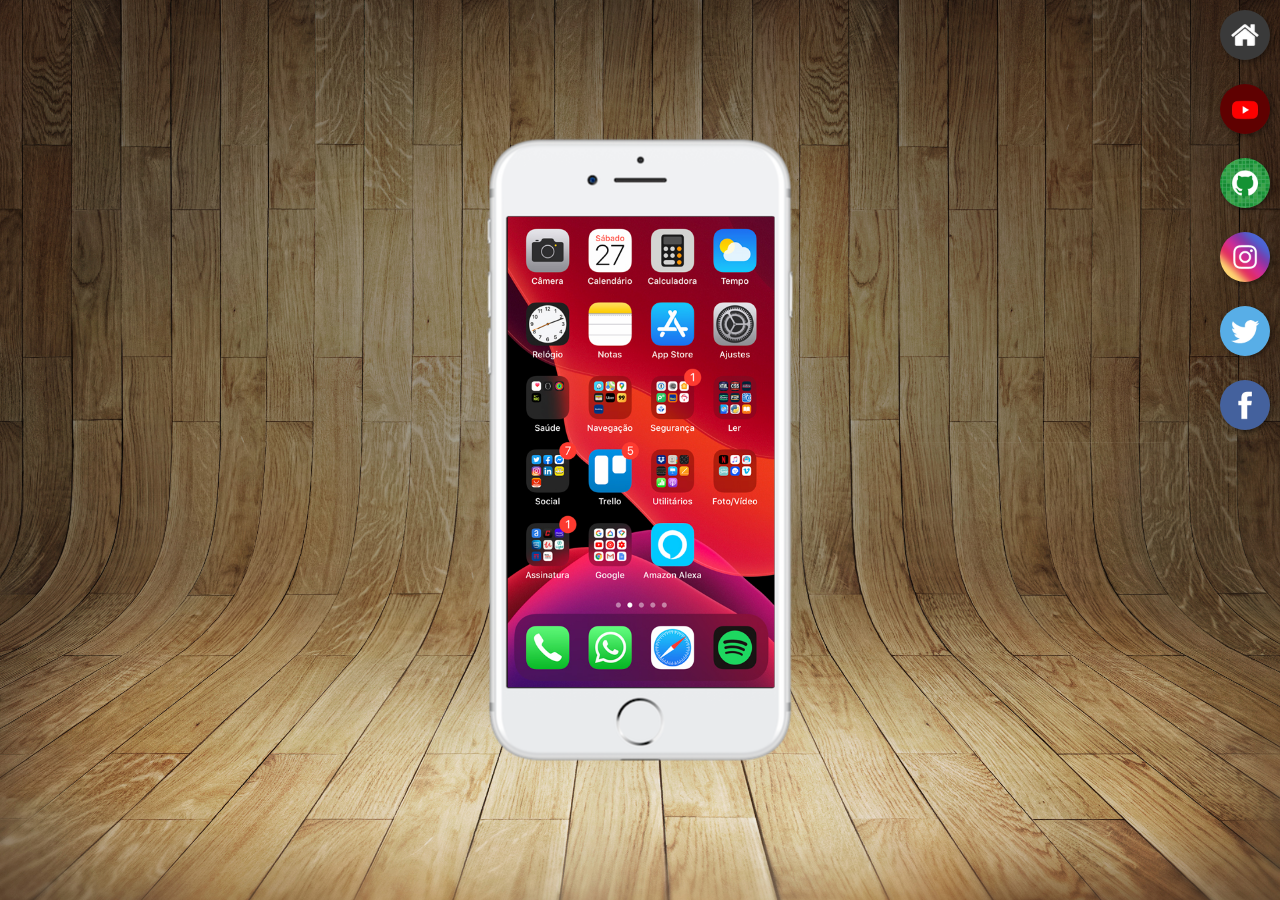
<file: index.html>
<!DOCTYPE html>
<html lang="pt-br">
<head>
    <meta charset="UTF-8">
    <meta name="viewport" content="width=device-width, initial-scale=1.0">
    <link rel="shortcut icon" href="favicon.ico" type="image/x-icon">
    <link rel="stylesheet" href="estilos/style.css">
    <title>Projeto Redes Sociais</title>
</head>
<body>
    <main>
        <section id="telefone">
            <iframe src="home.html" name="tela" id="tela" frameborder="0">
                Seu navegador não é compatível com isso.
            </iframe>
        </section>
        <section id="redes-sociais">
            <a href="home.html" target="tela"><img src="imagens/logo-home.jpg" alt="Home"></a><br>
            <a href="youtube.html" target="tela"><img src="imagens/logo-youtube.jpg" alt="Youtube"></a><br>
            <a href="github.html" target="tela"><img src="imagens/logo-github.jpg" alt="GitHub"></a><br>
            <a href="instagram.html" target="tela"><img src="imagens/logo-instagram.jpg" alt="Instagram"></a><br>
            <a href="twitter.html" target="tela"><img src="imagens/logo-twitter.jpg" alt="Twitter"></a><br>
            <a href="facebook.html" target="tela"><img src="imagens/logo-facebook.jpg" alt="Facebook"></a>
        </section>
    </main>
</body>
</html>
</file>
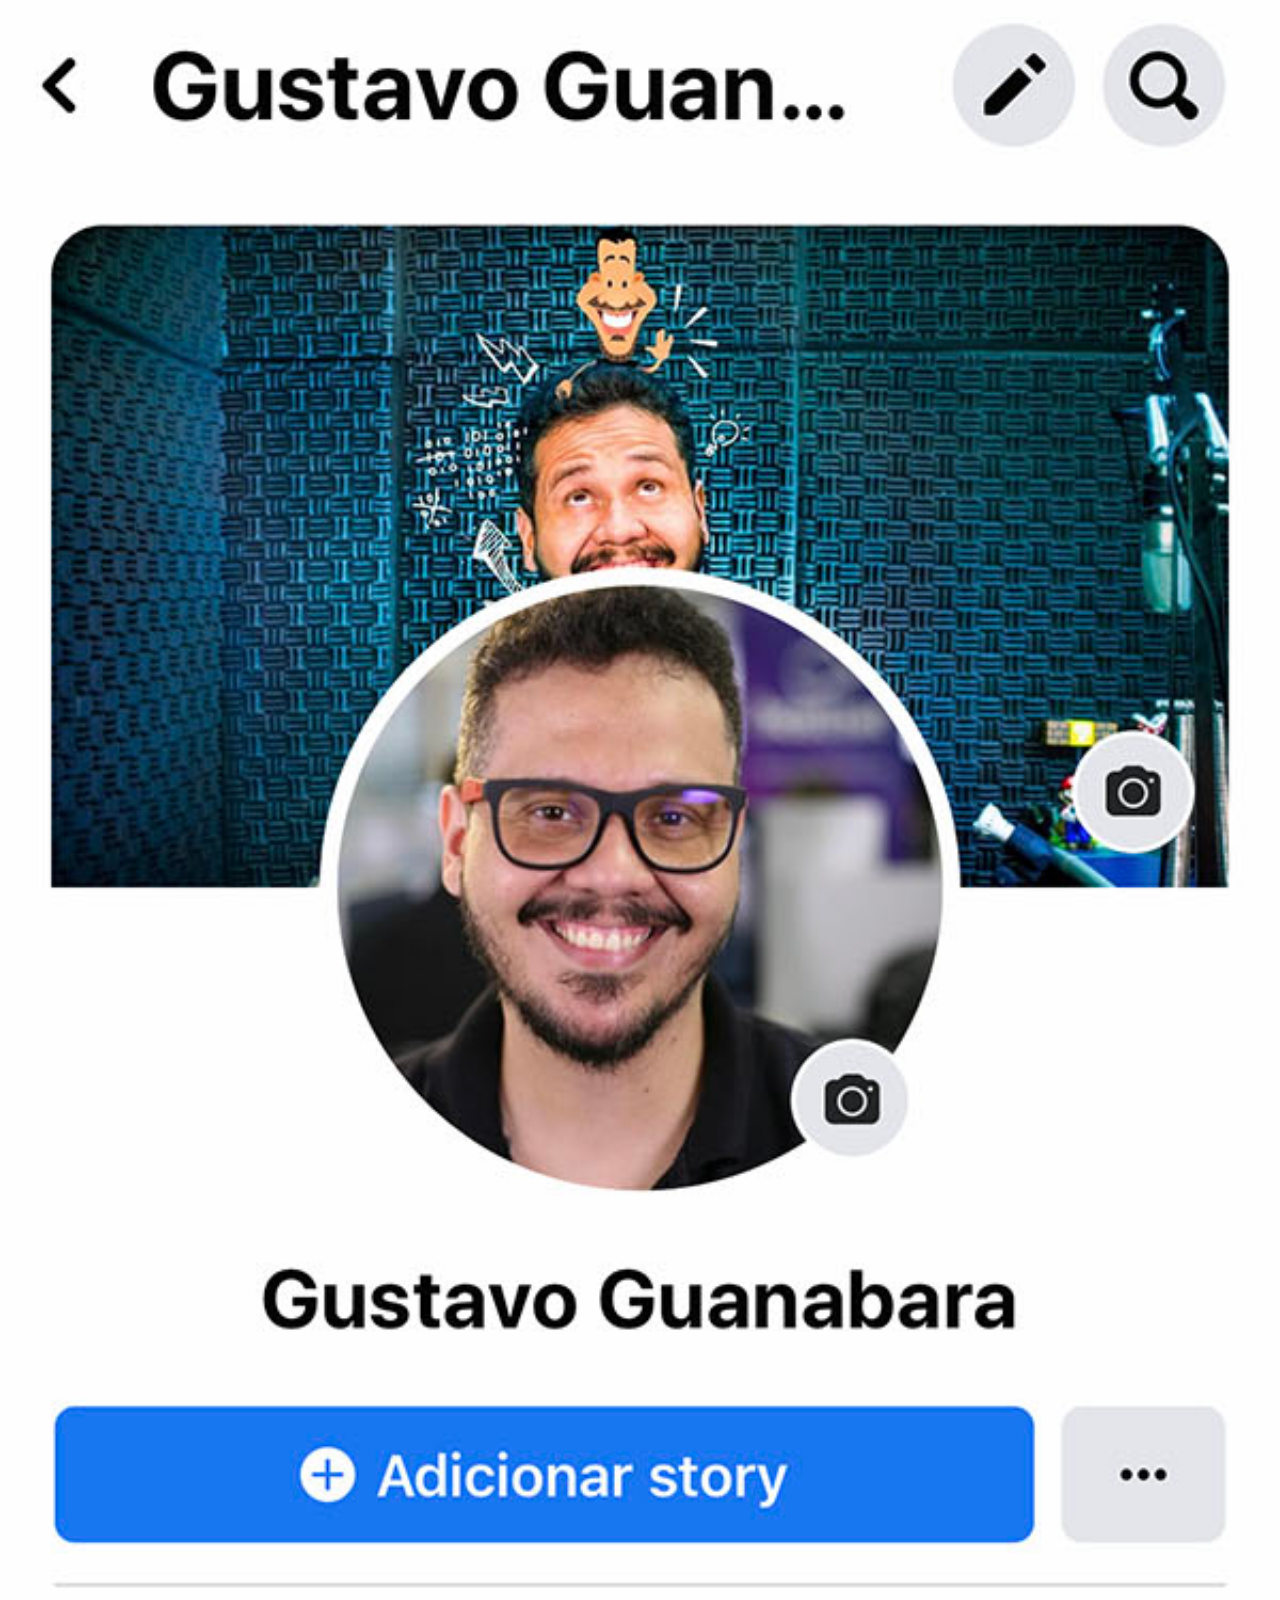
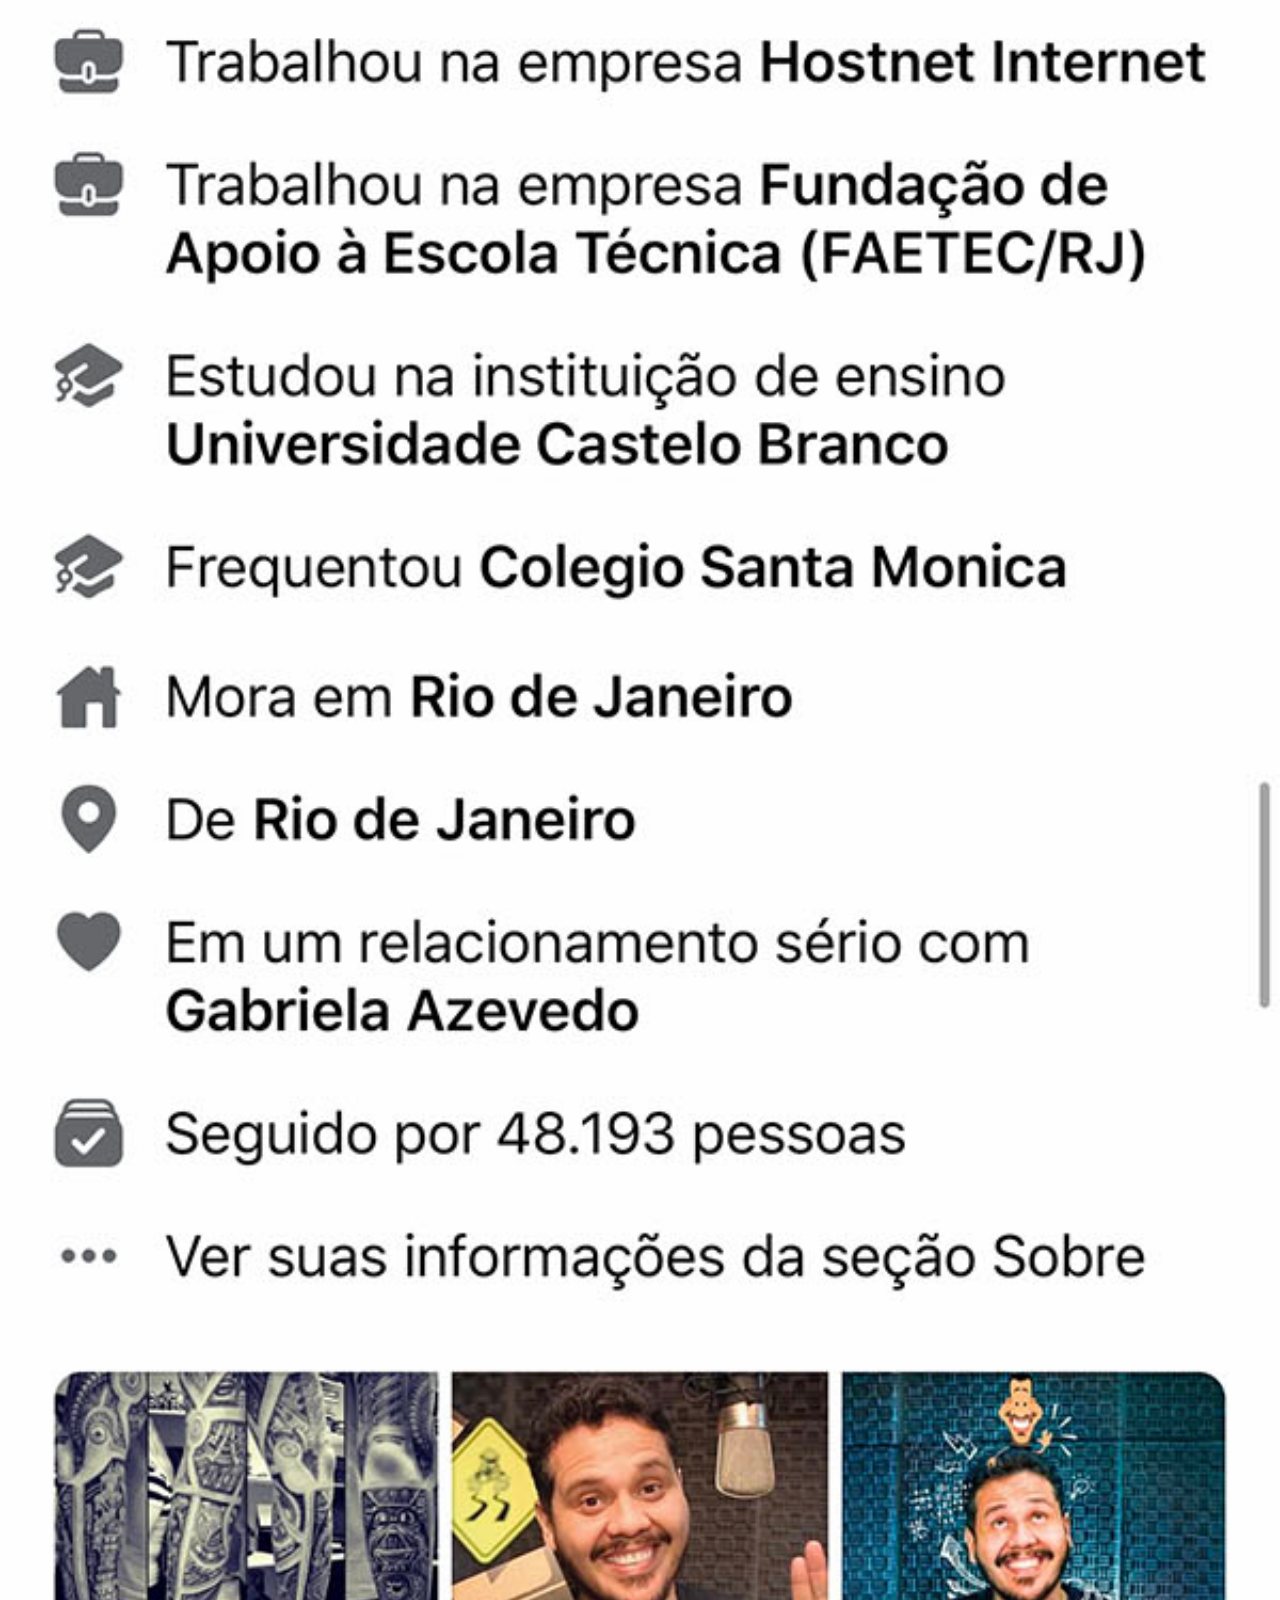
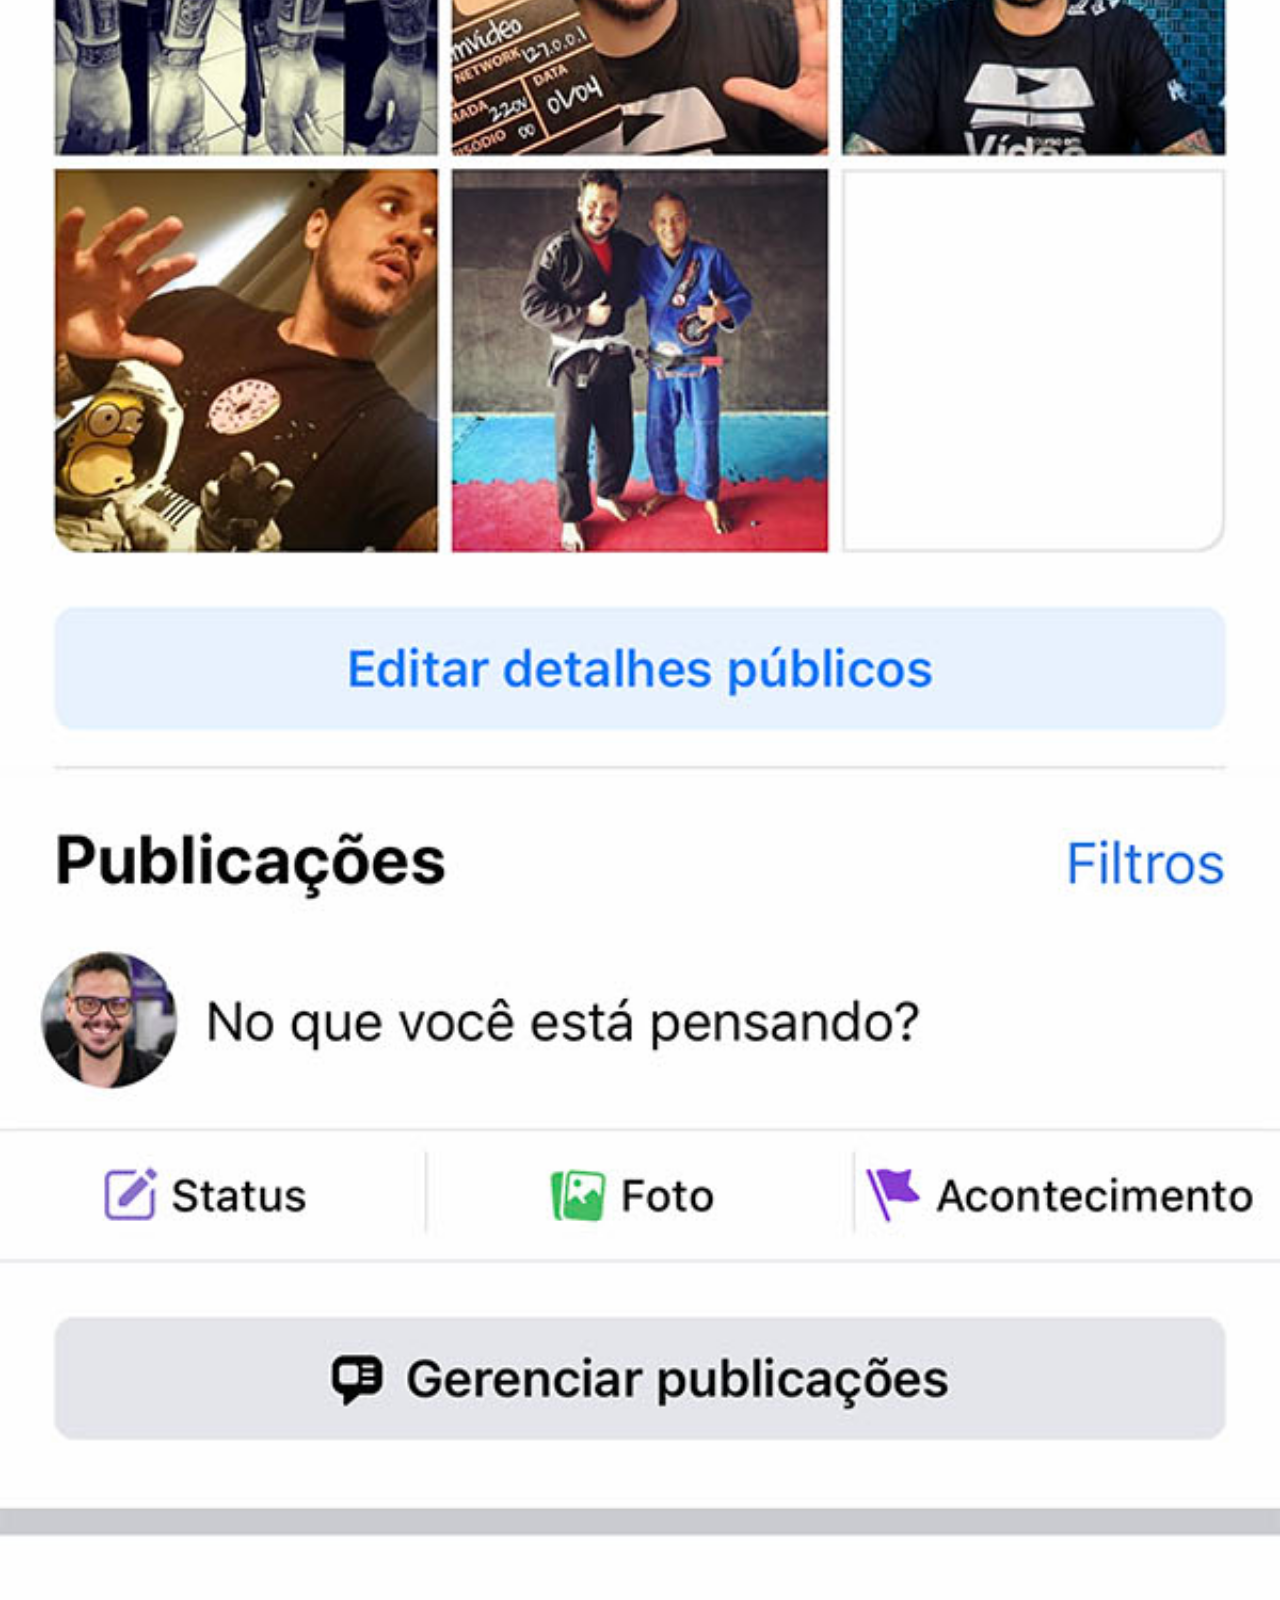
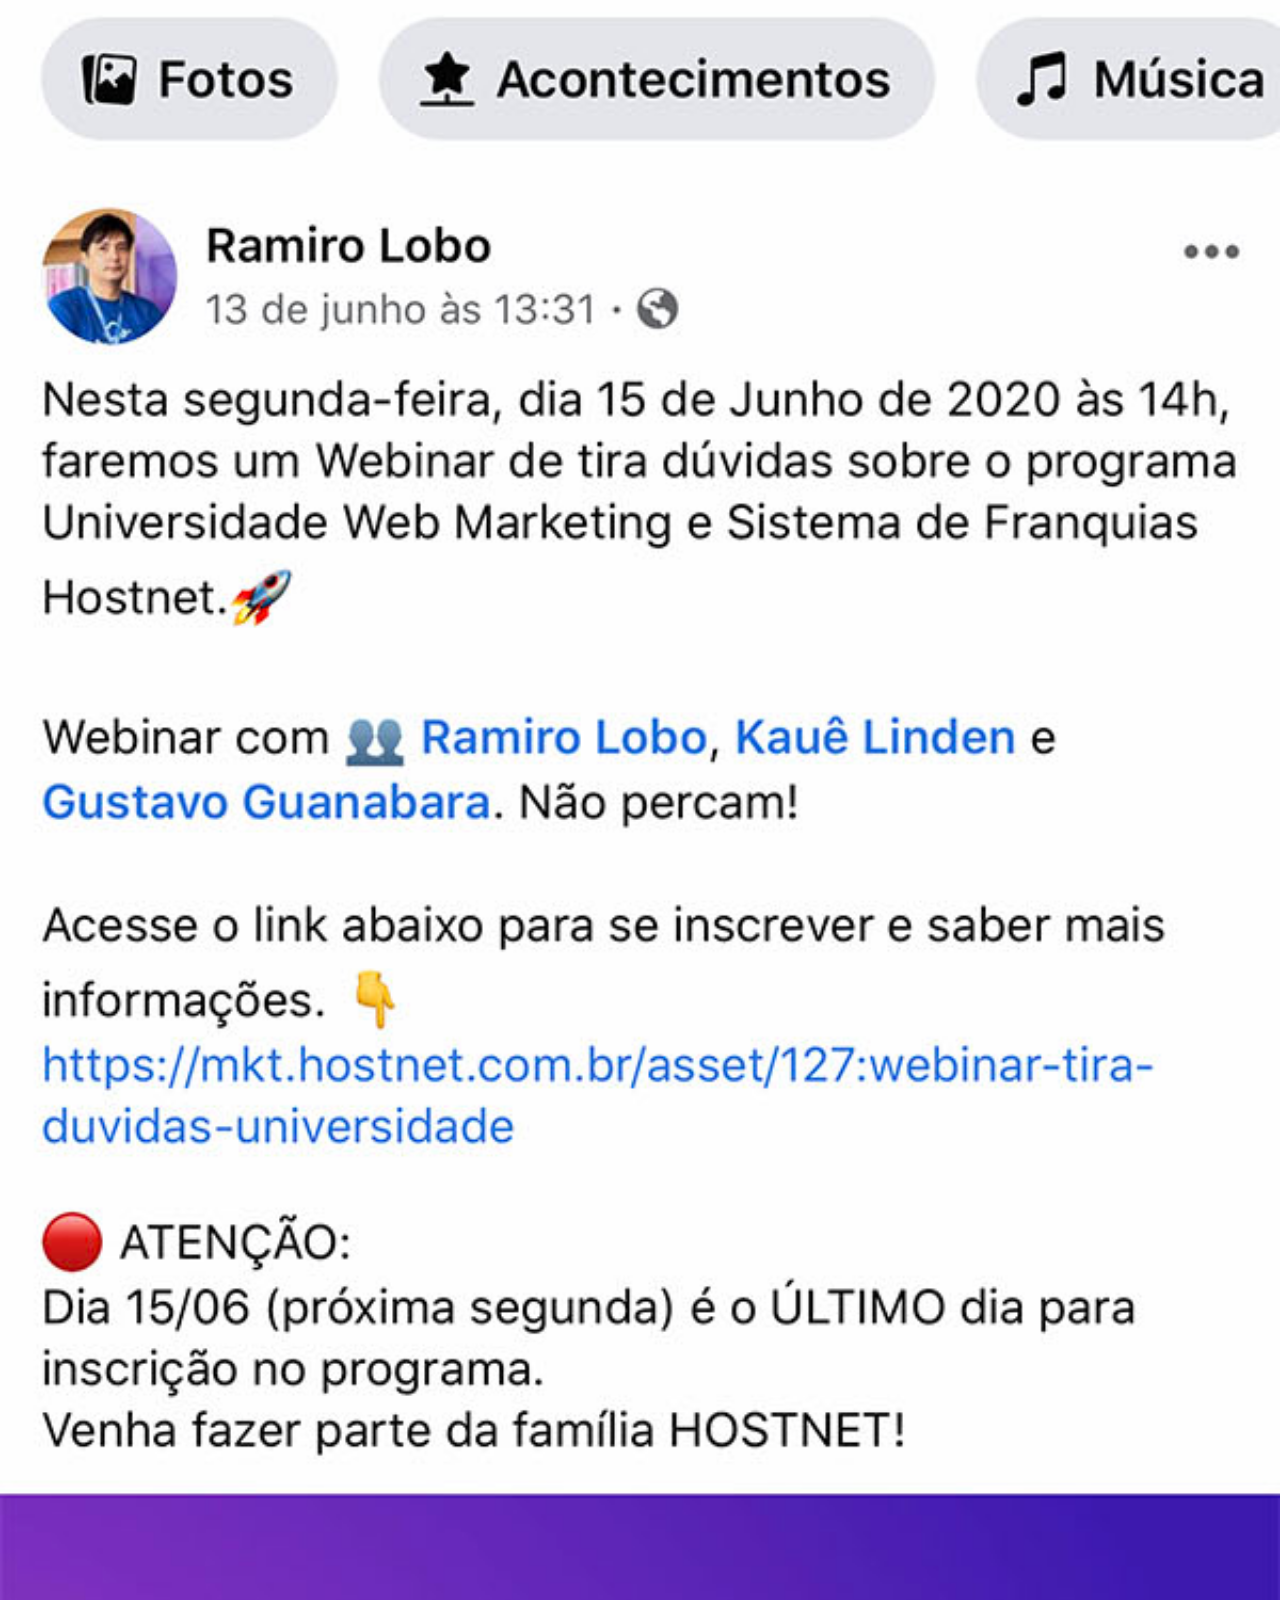
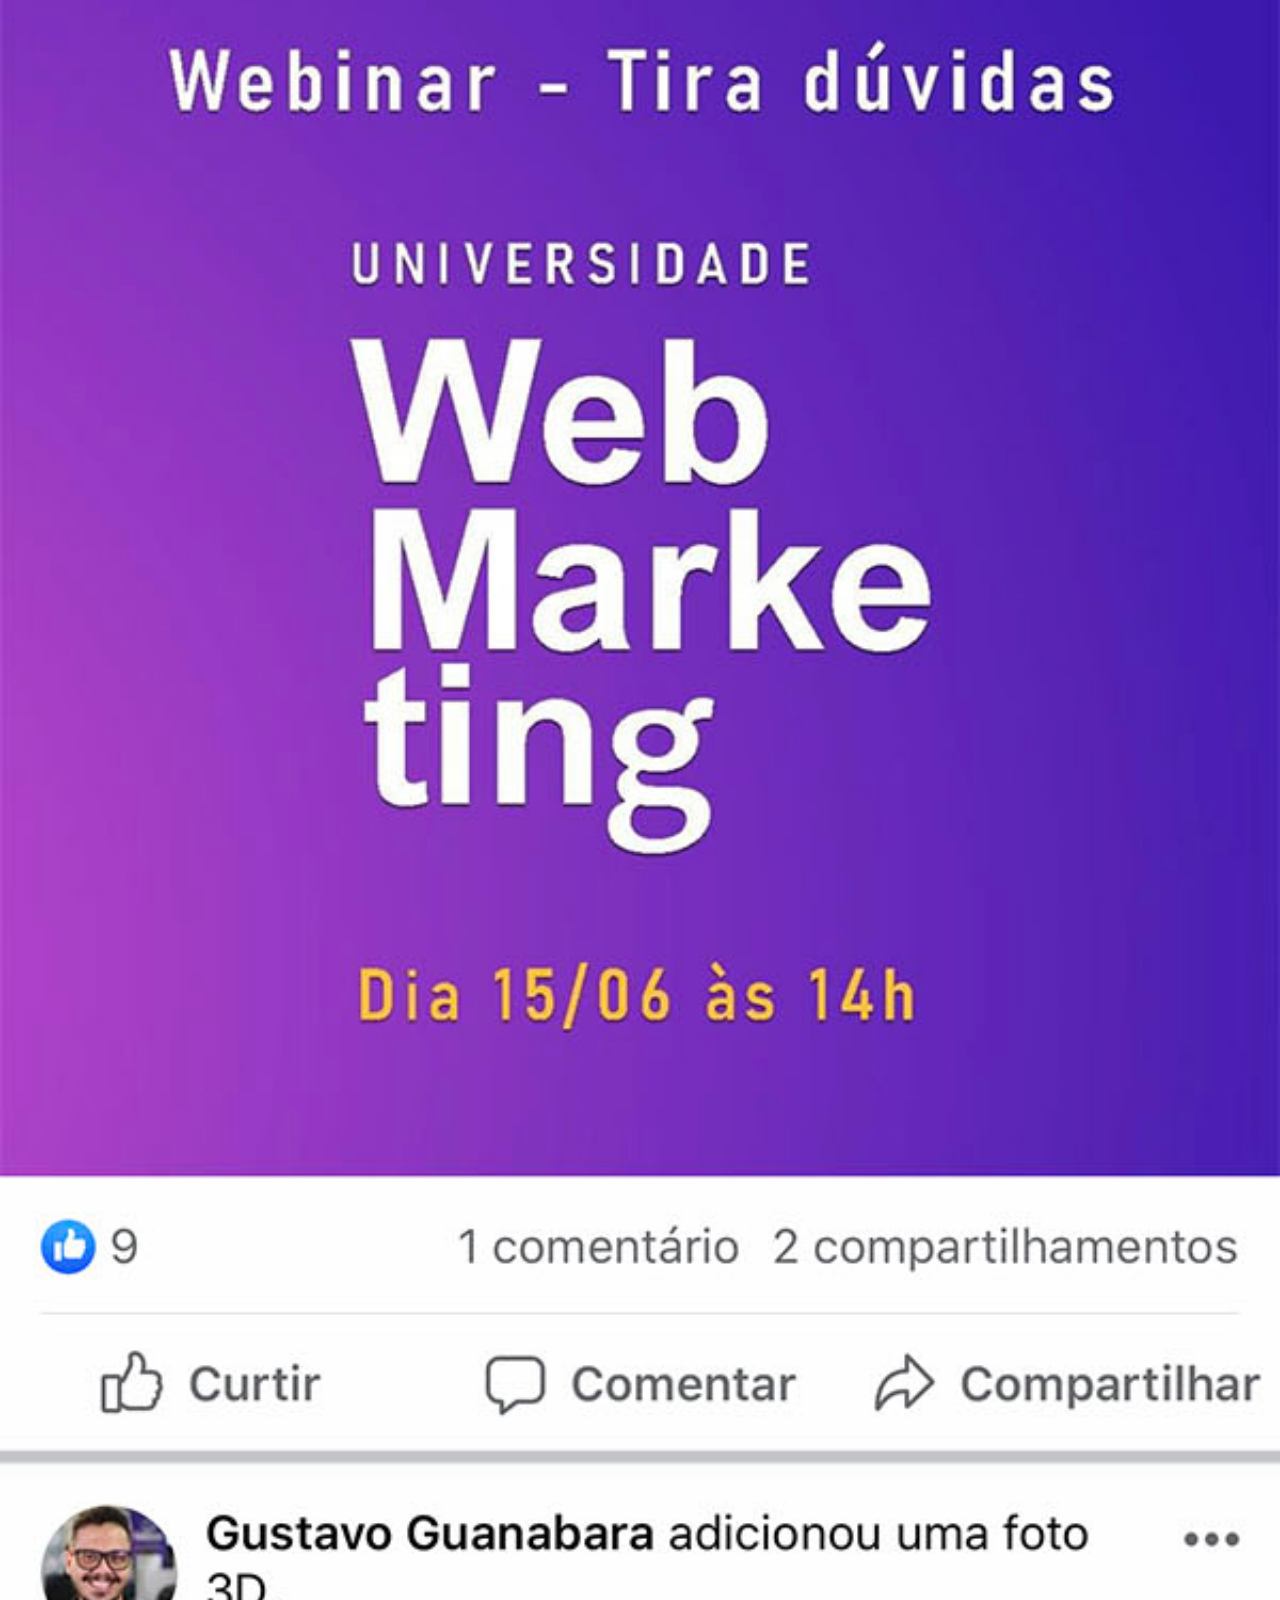
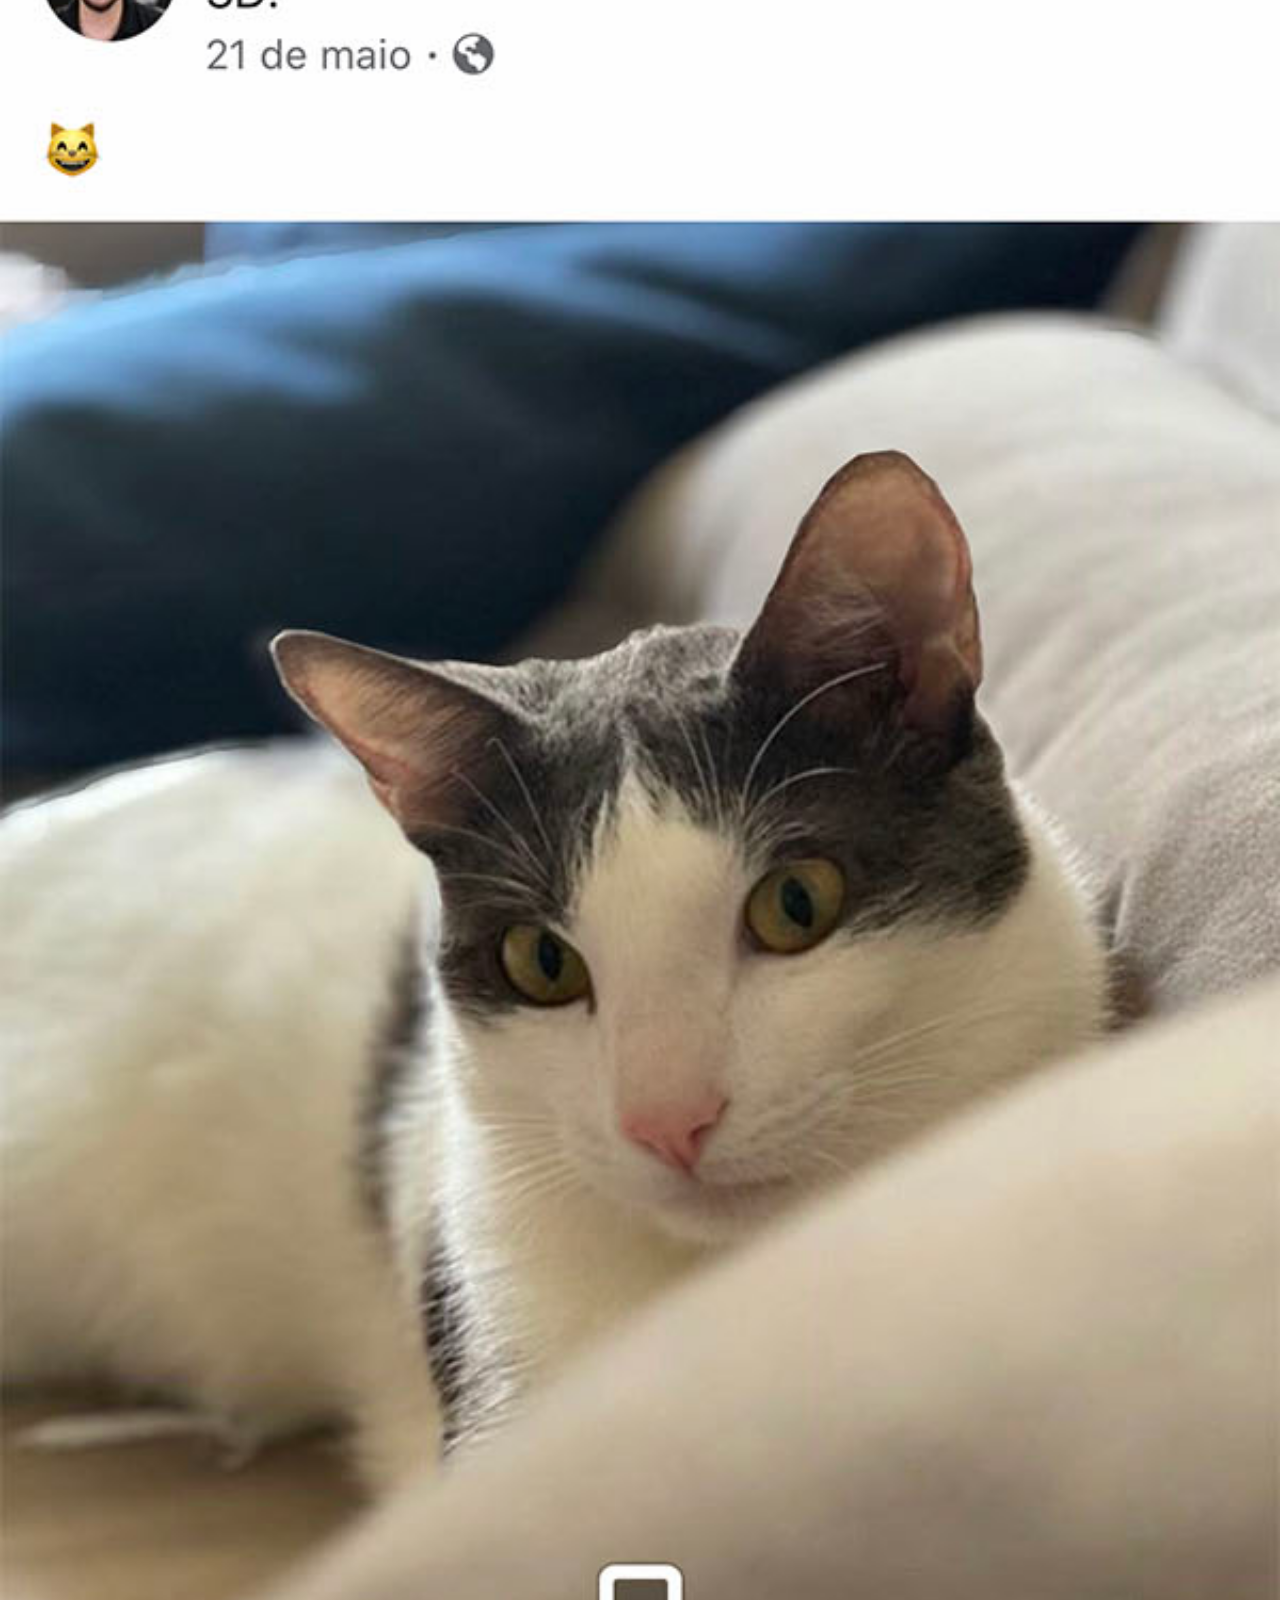
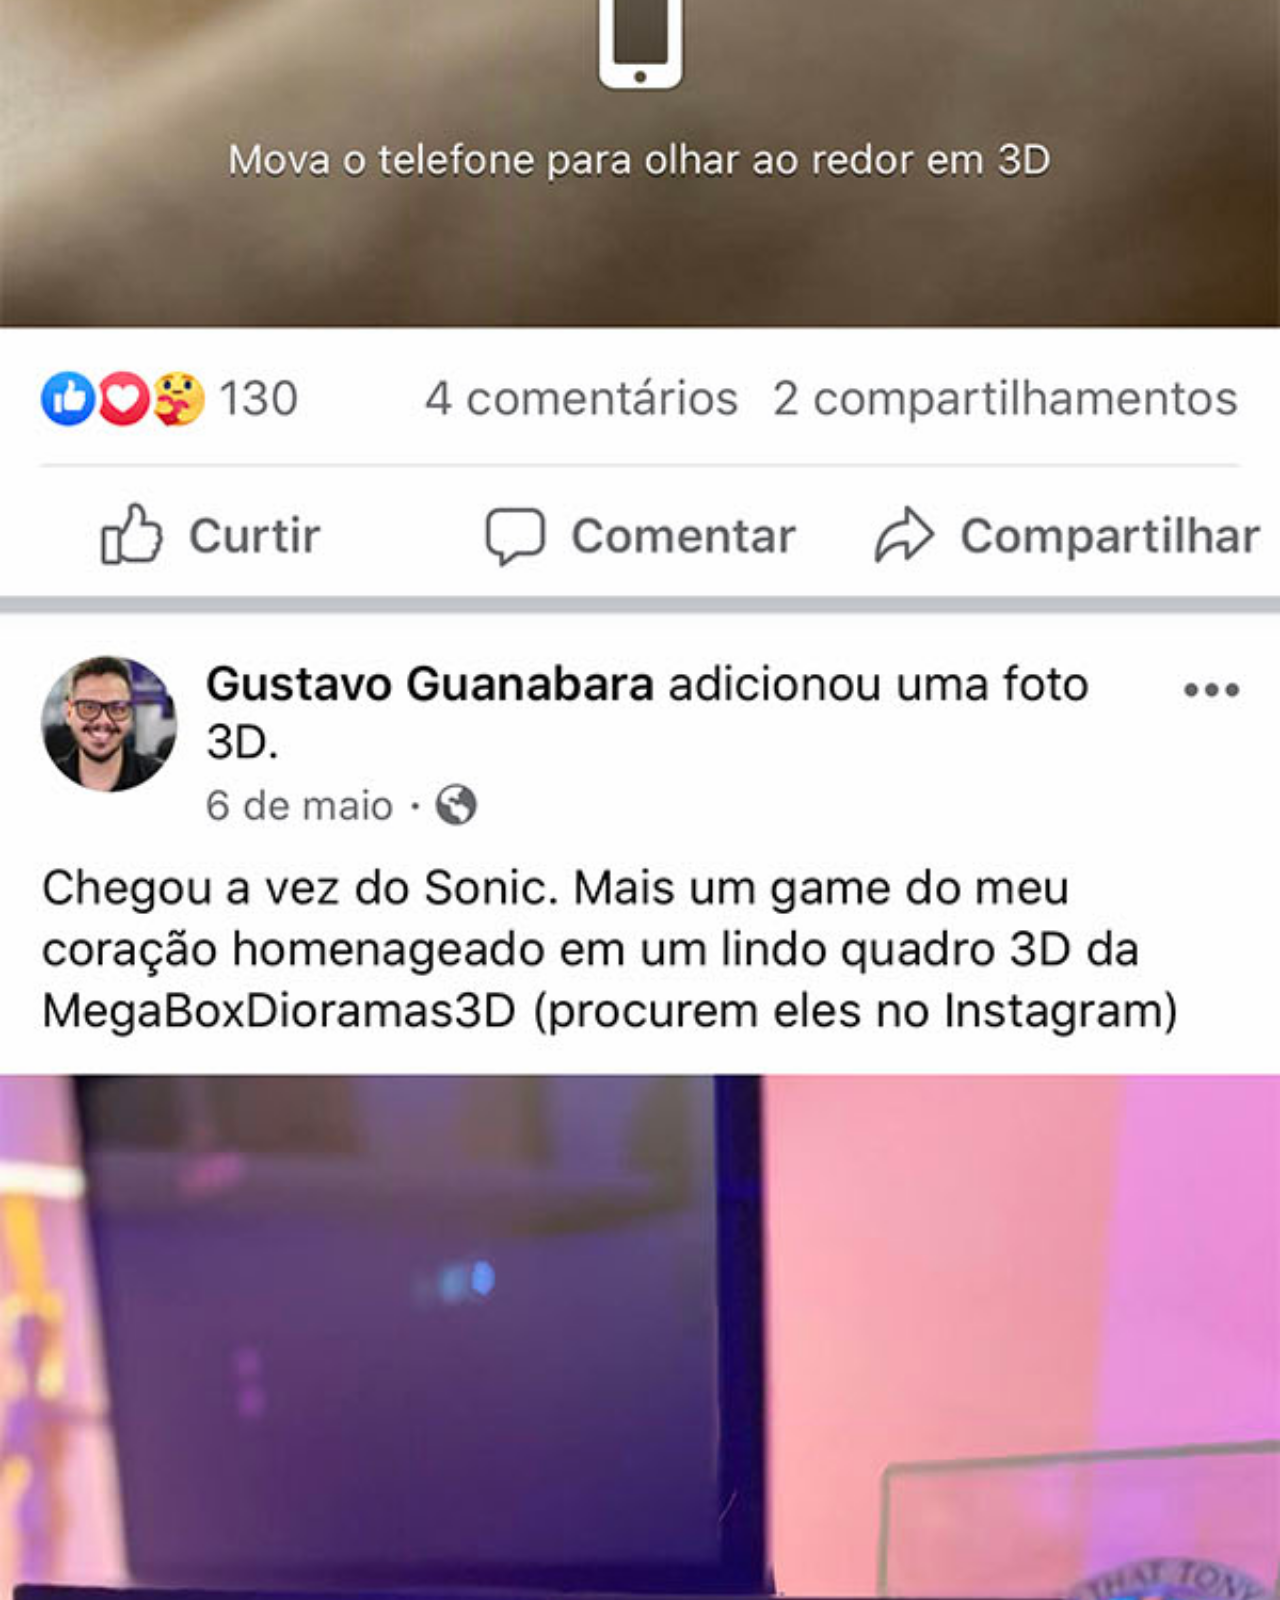
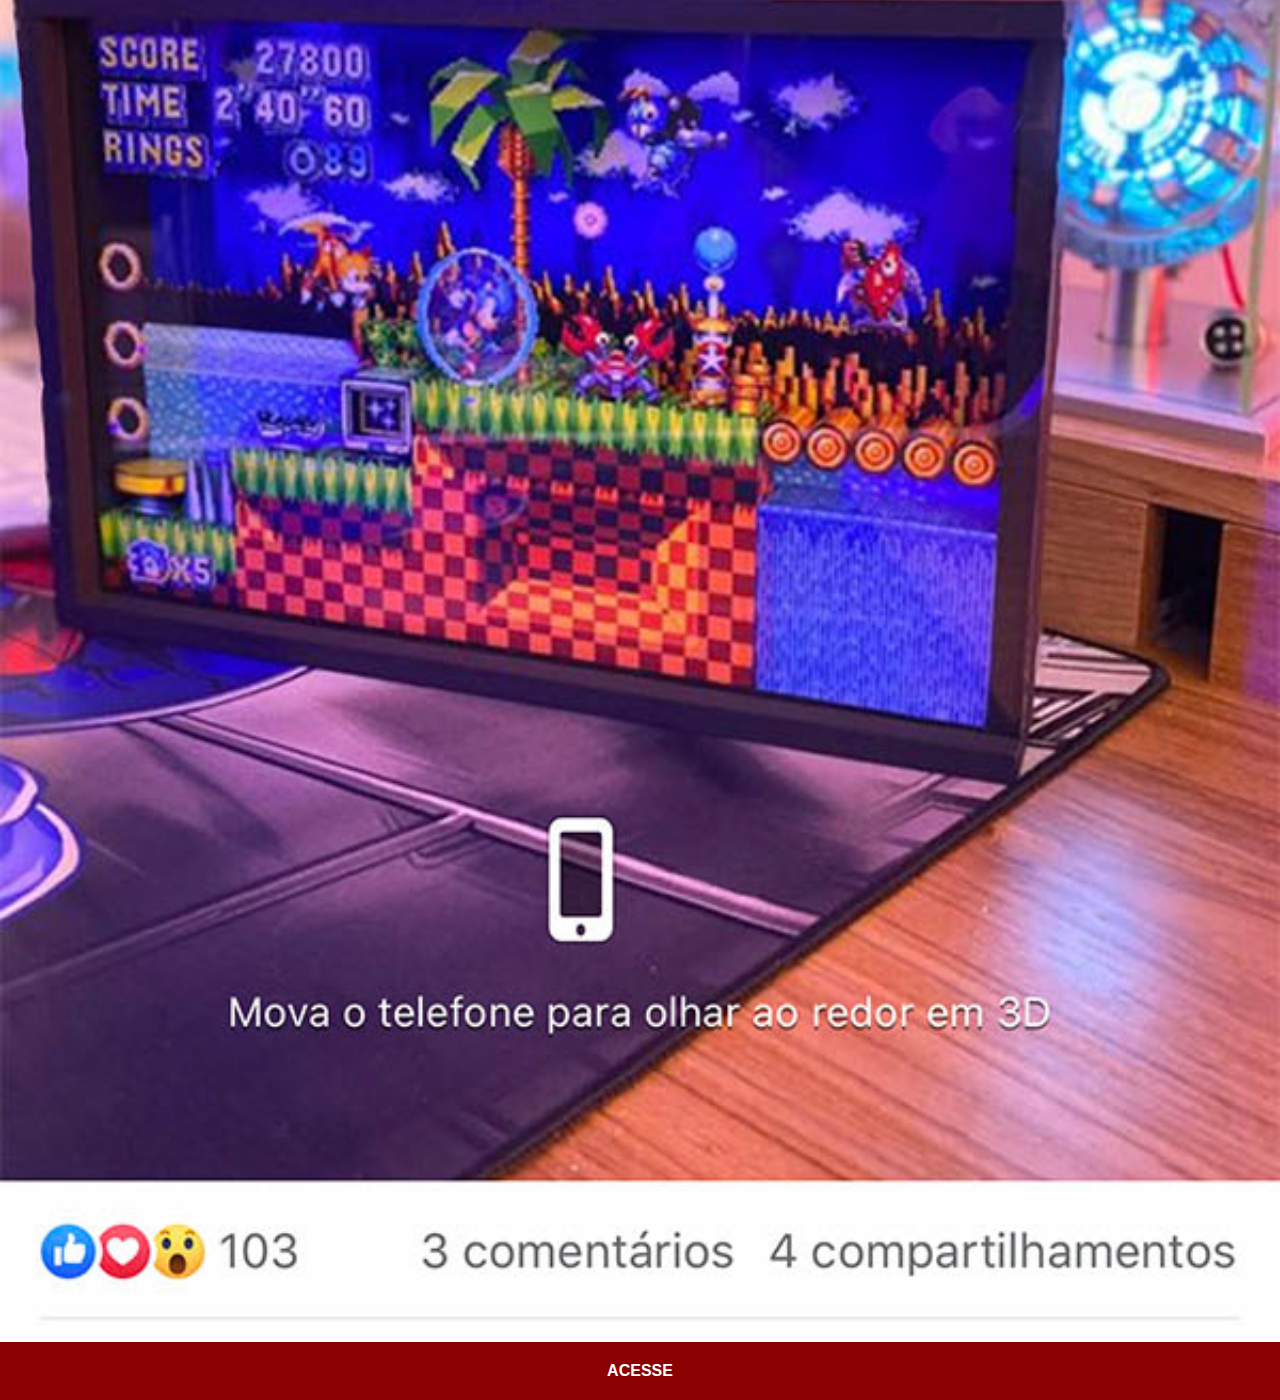
<file: facebook.html>
<!DOCTYPE html>
<html lang="pt-br">
<head>
    <meta charset="UTF-8">
    <meta name="viewport" content="width=device-width, initial-scale=1.0">
    <title>Facebook</title>
    <link rel="stylesheet" href="estilos/social.css">
</head>
<body>
    <img src="imagens/tela-facebook.jpg" alt="Facebook">
    <a href="https://www.facebook.com/gustavoguanabara/?locale=pt_PT">ACESSE</a>
</body>
</html>
</file>
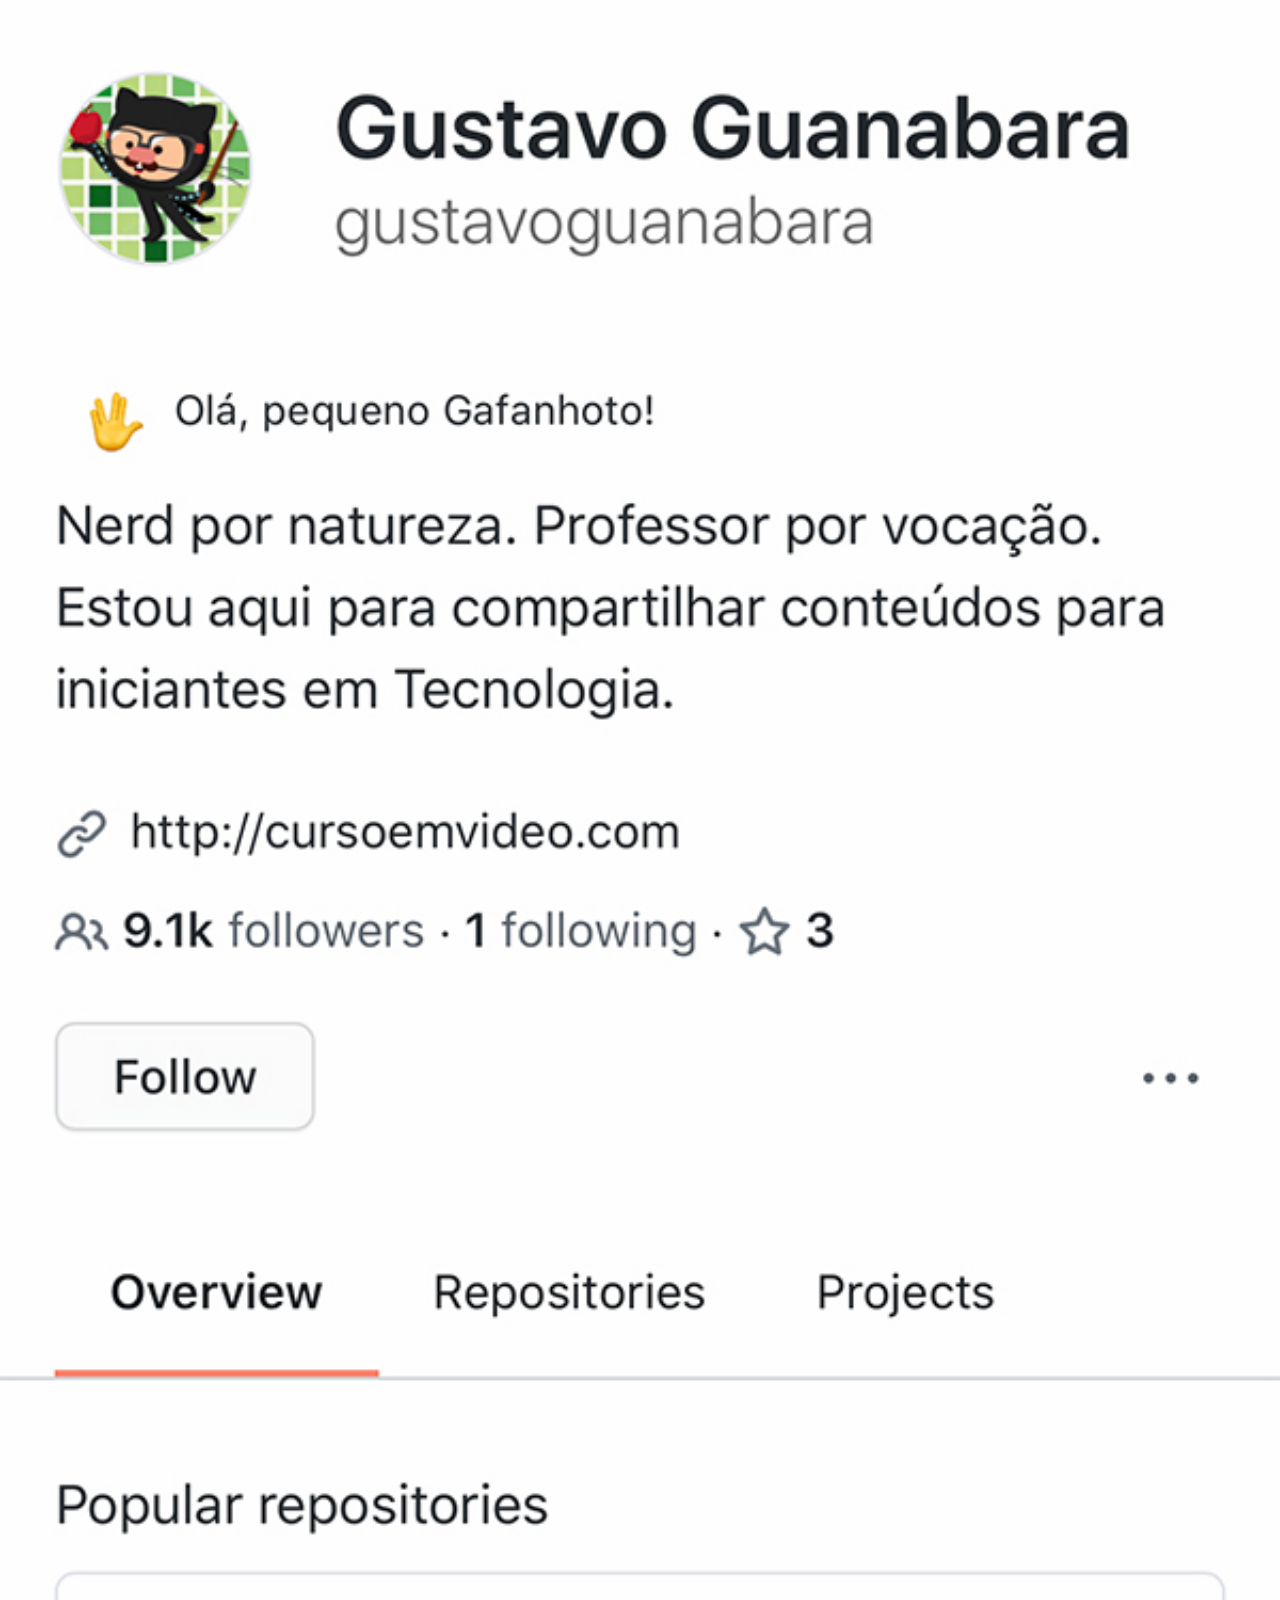
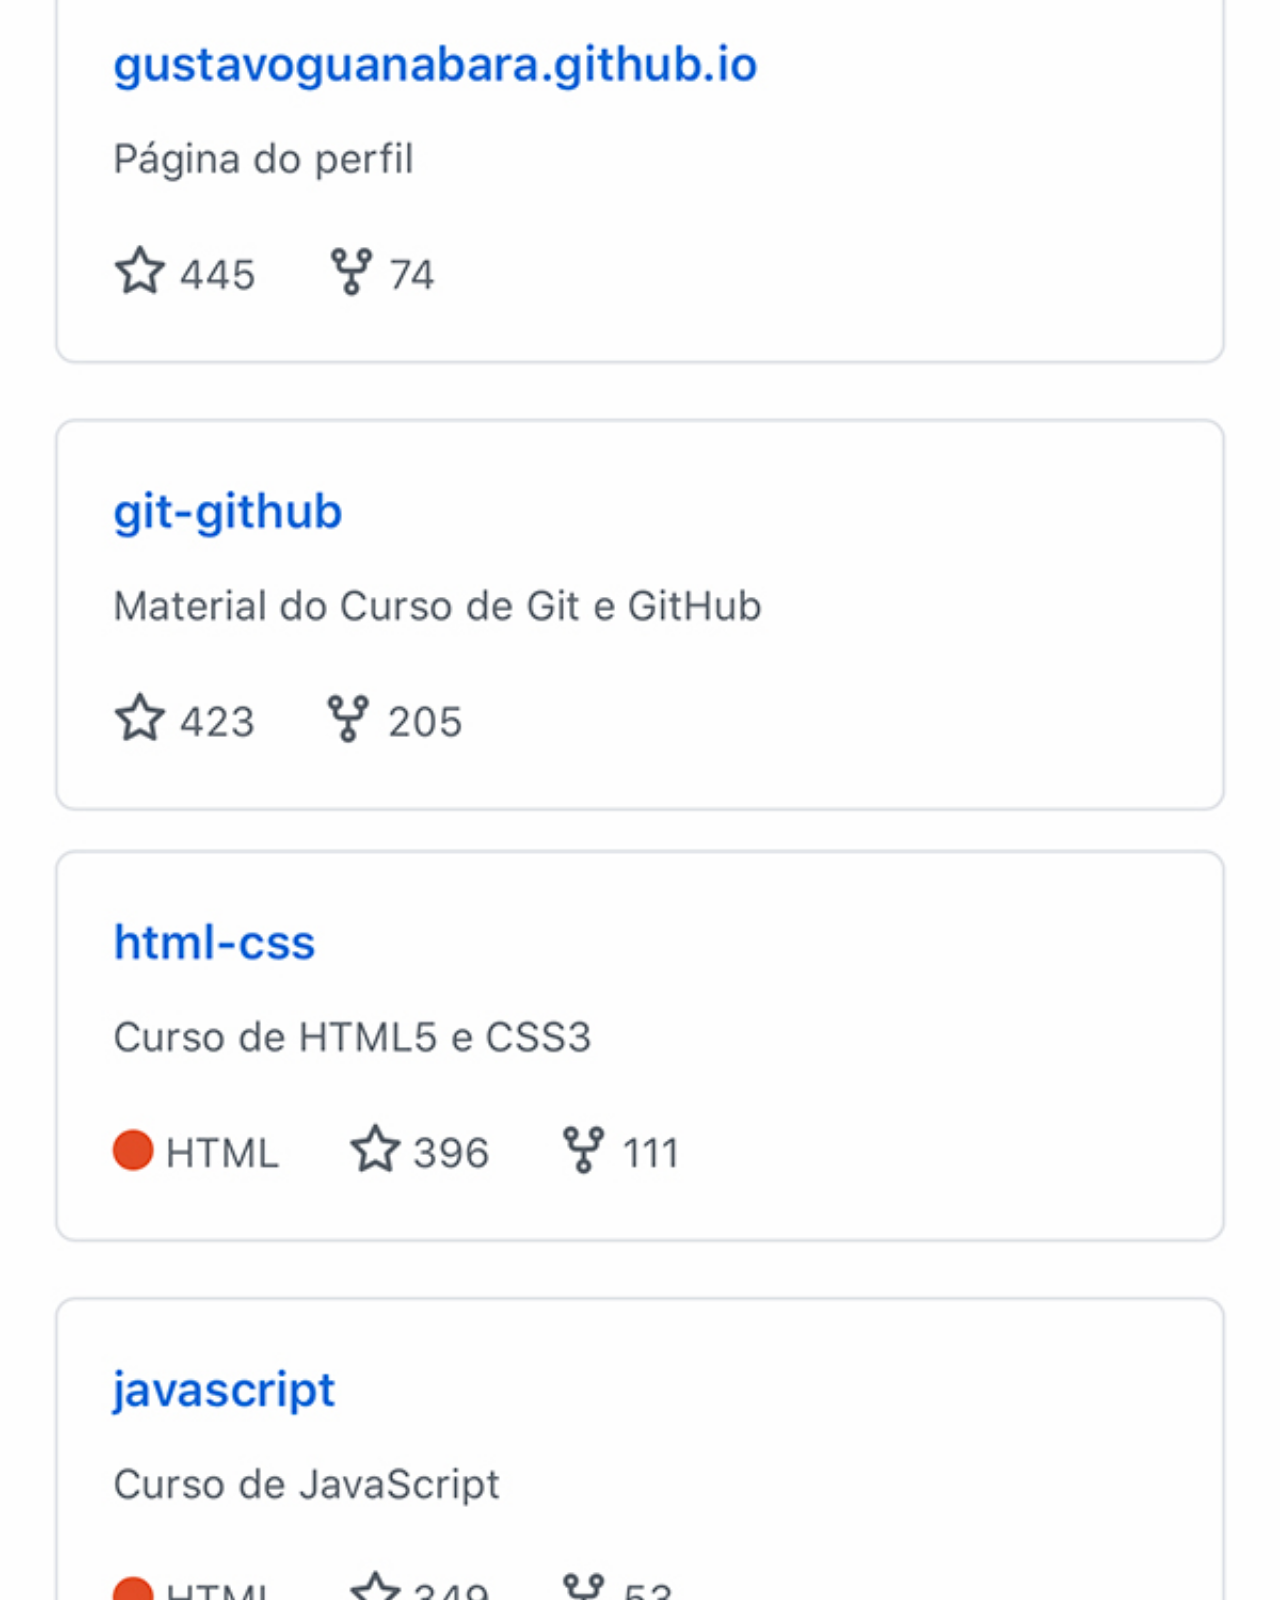
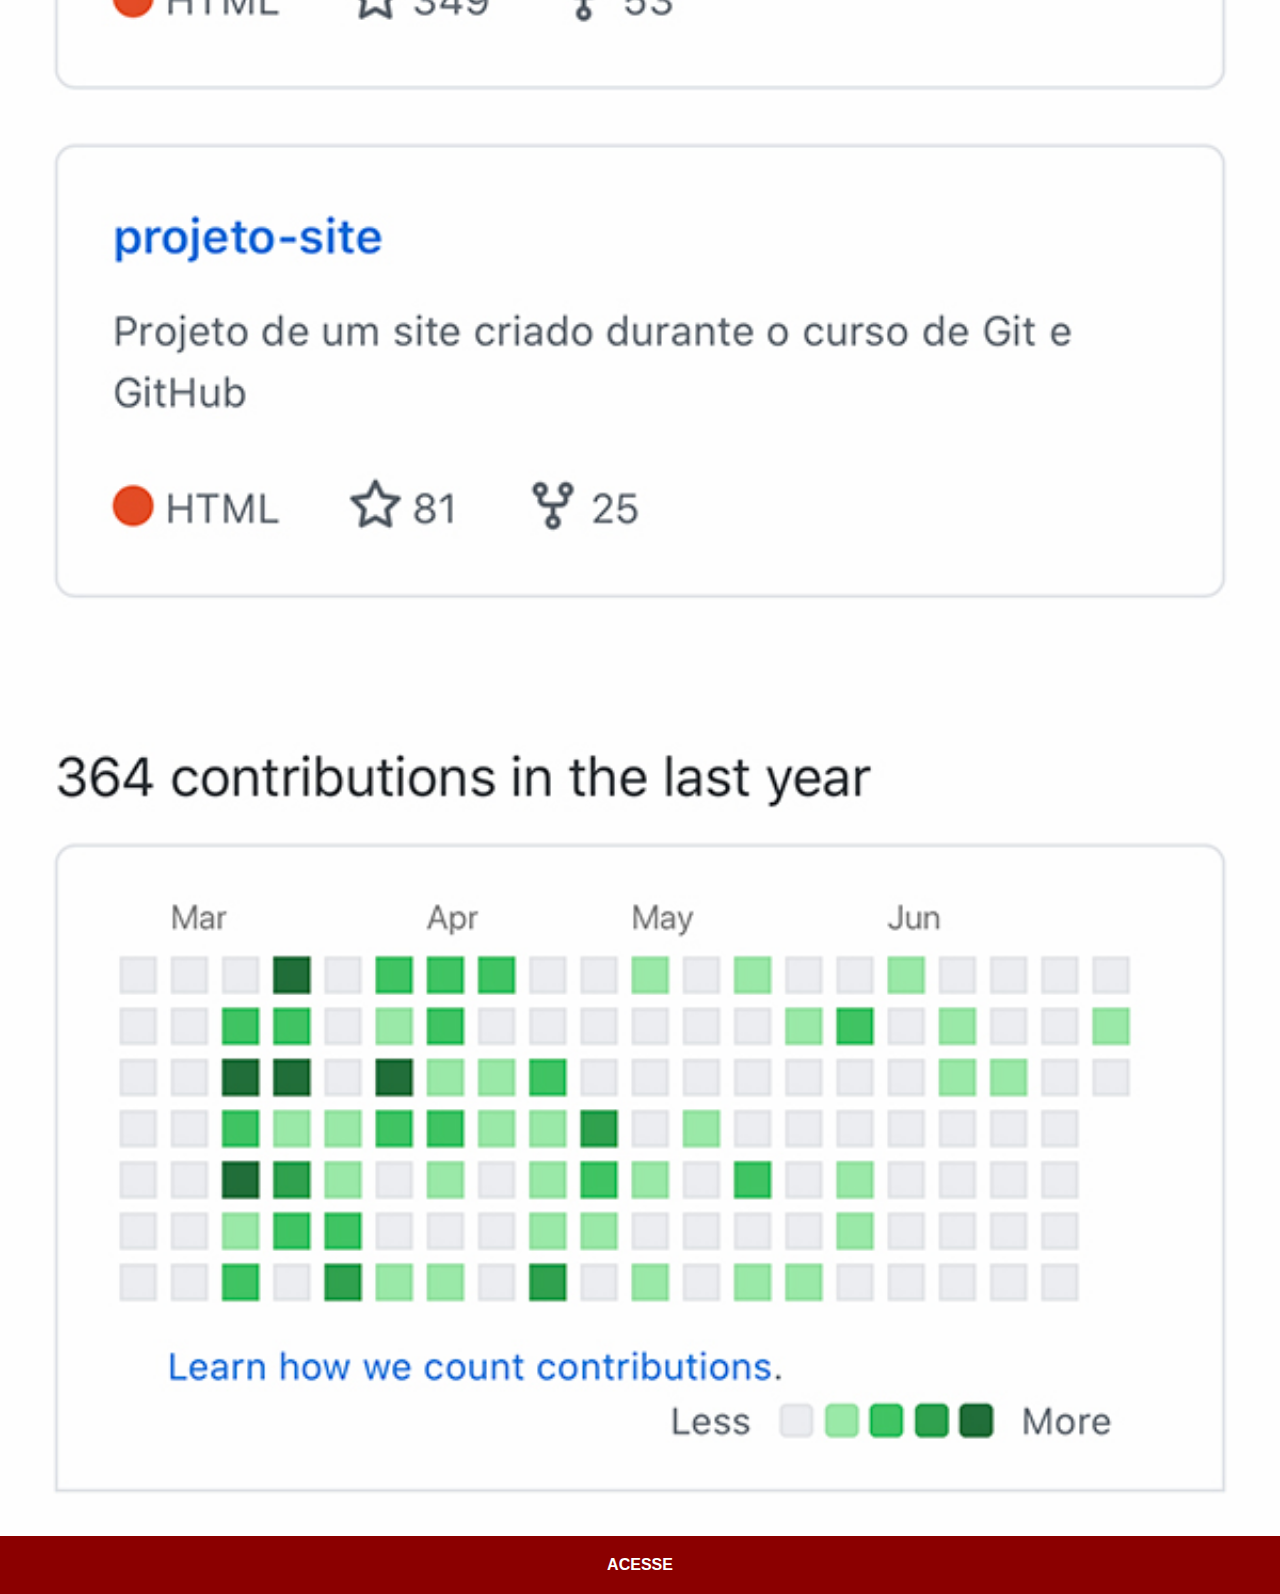
<file: github.html>
<!DOCTYPE html>
<html lang="pt-br">
<head>
    <meta charset="UTF-8">
    <meta name="viewport" content="width=device-width, initial-scale=1.0">
    <title>GitHub</title>
    <link rel="stylesheet" href="estilos/social.css">
</head>
<body>
    <img src="imagens/tela-github.jpg" alt="GitHub">
    <a href="https://github.com/gustavoguanabara" target="_blank">ACESSE</a>
</body>
</html>
</file>
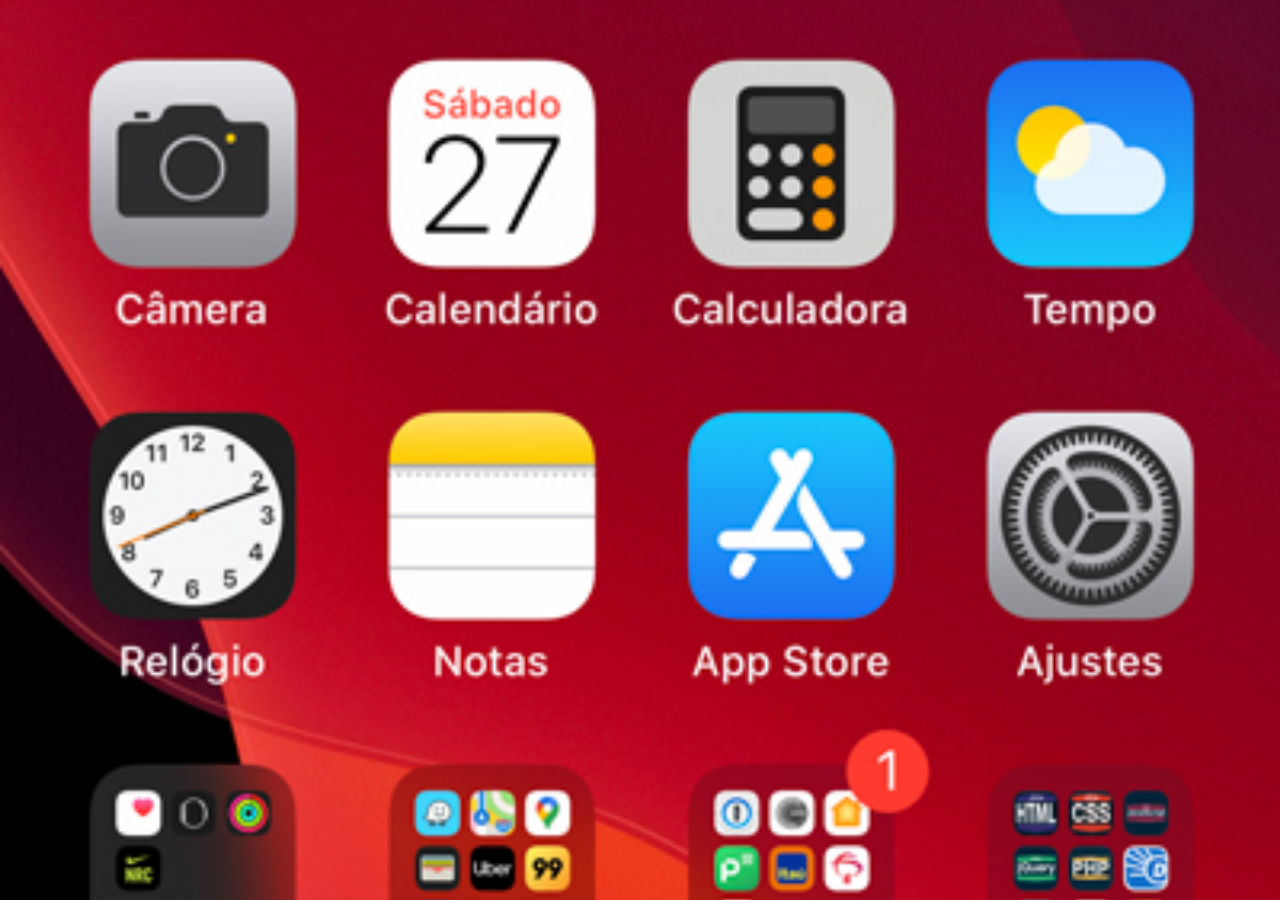
<file: home.html>
<!DOCTYPE html>
<html lang="pt-br">
<head>
    <meta charset="UTF-8">
    <meta name="viewport" content="width=device-width, initial-scale=1.0">
    <title>home</title>
</head>
<style>
    * {
        margin: 0px;
        padding: 0px;
    }

    body {
        width: 100vw;
        height: 100vh;
        background: black url('imagens/tela-home.jpg') no-repeat top center;
        background-size: cover;
    }
</style>
<body>
    
</body>
</html>
</file>
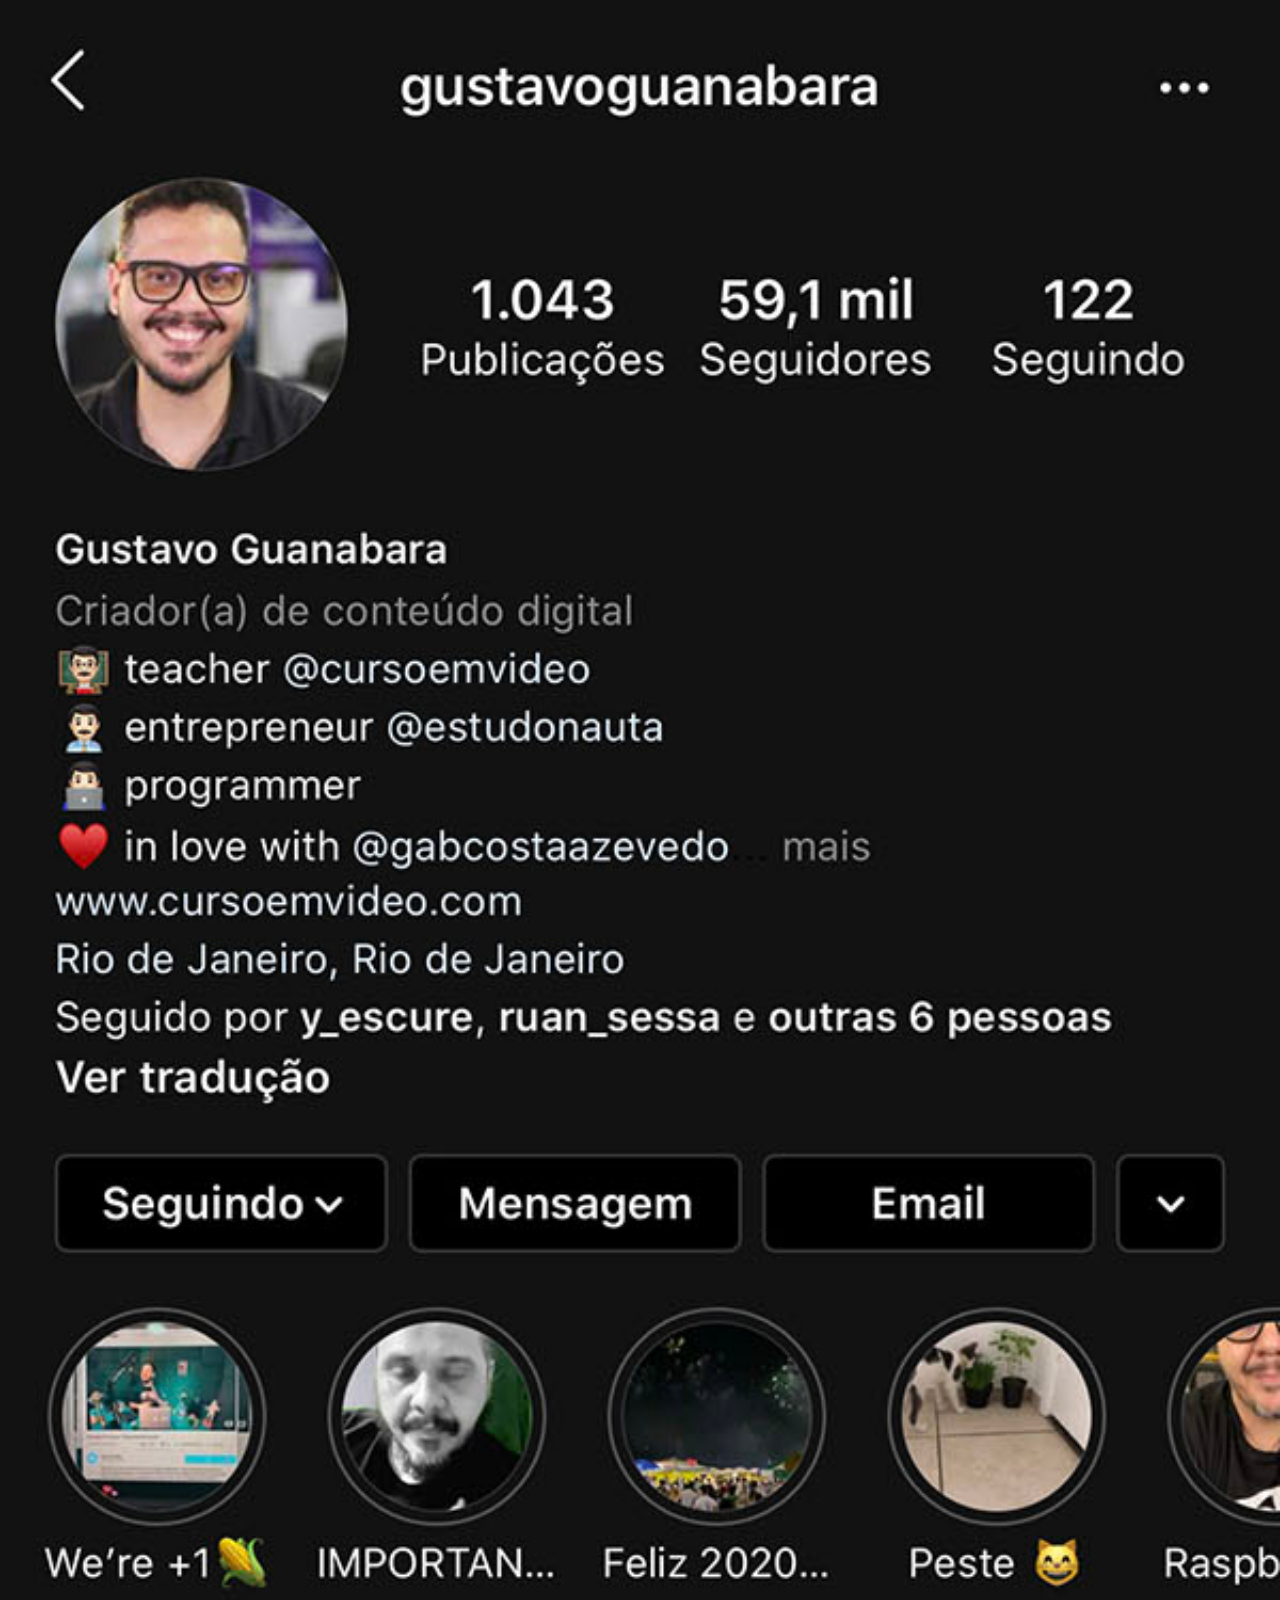
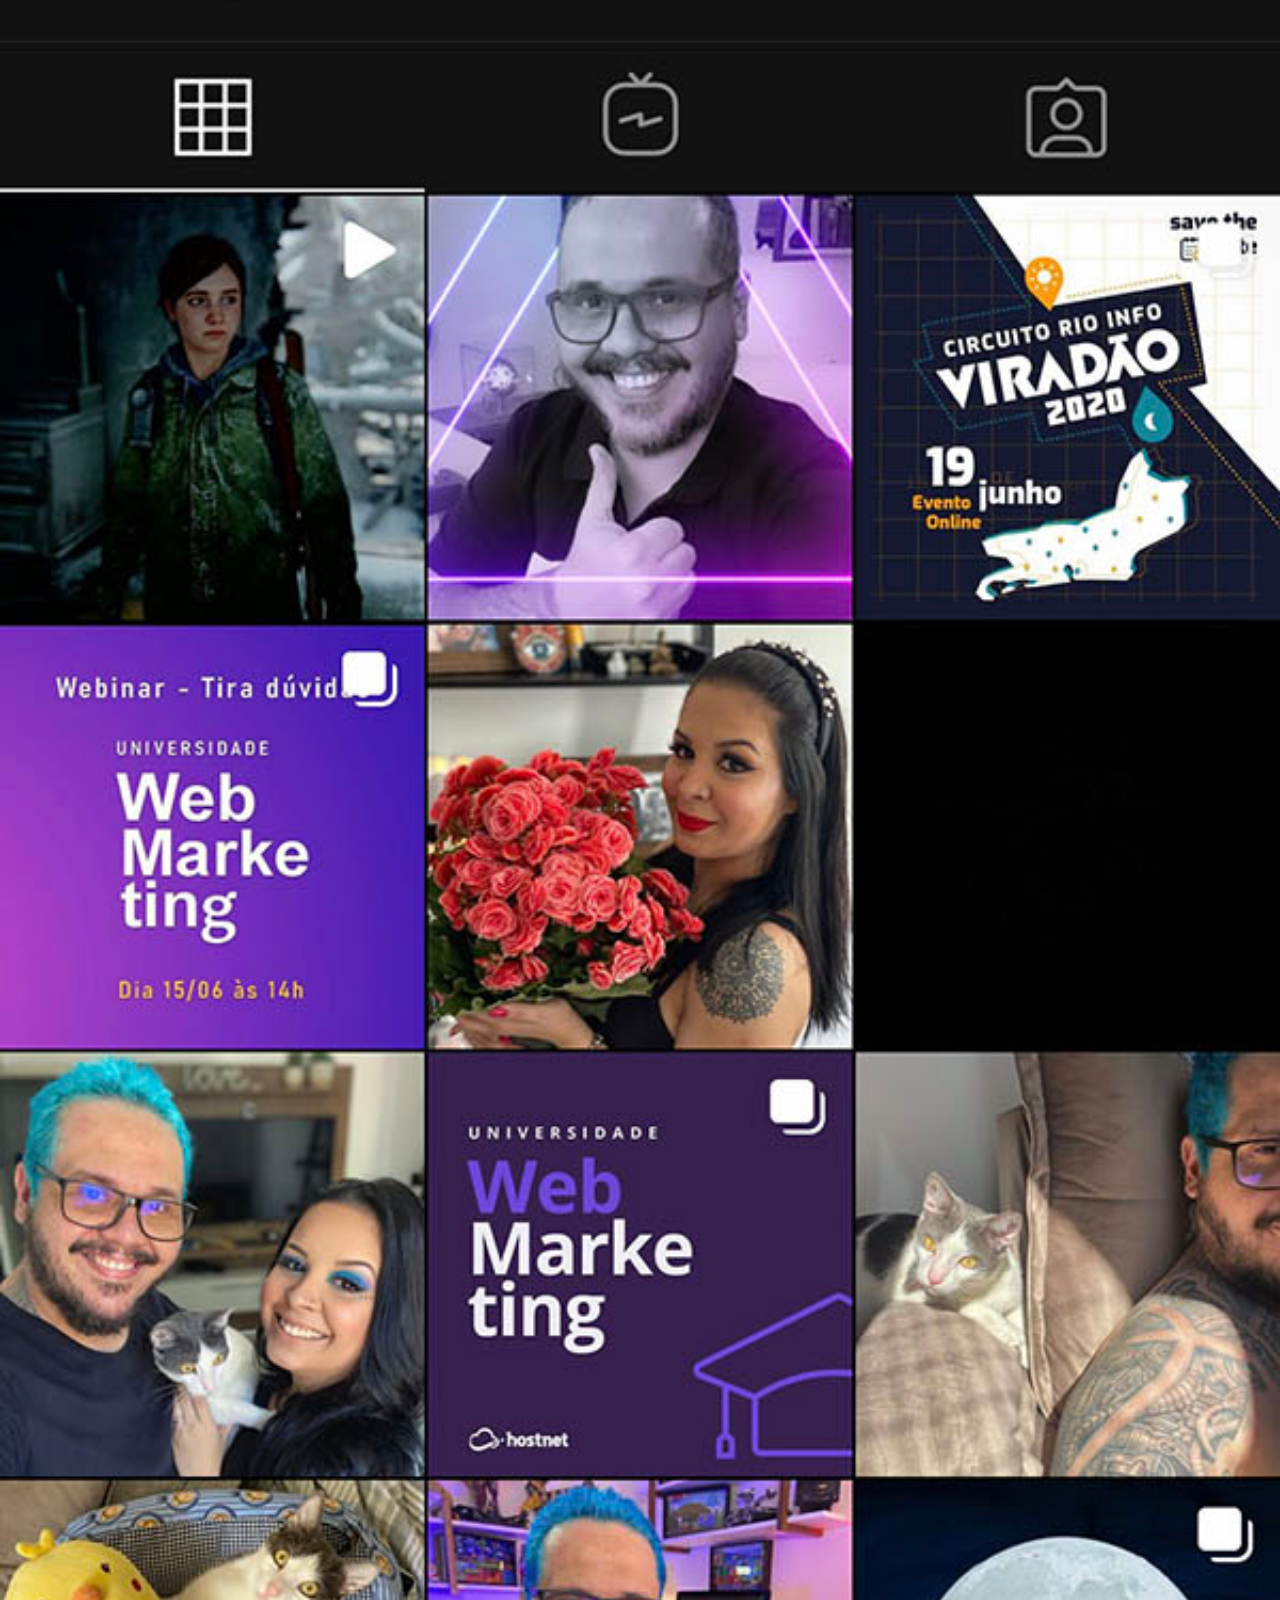
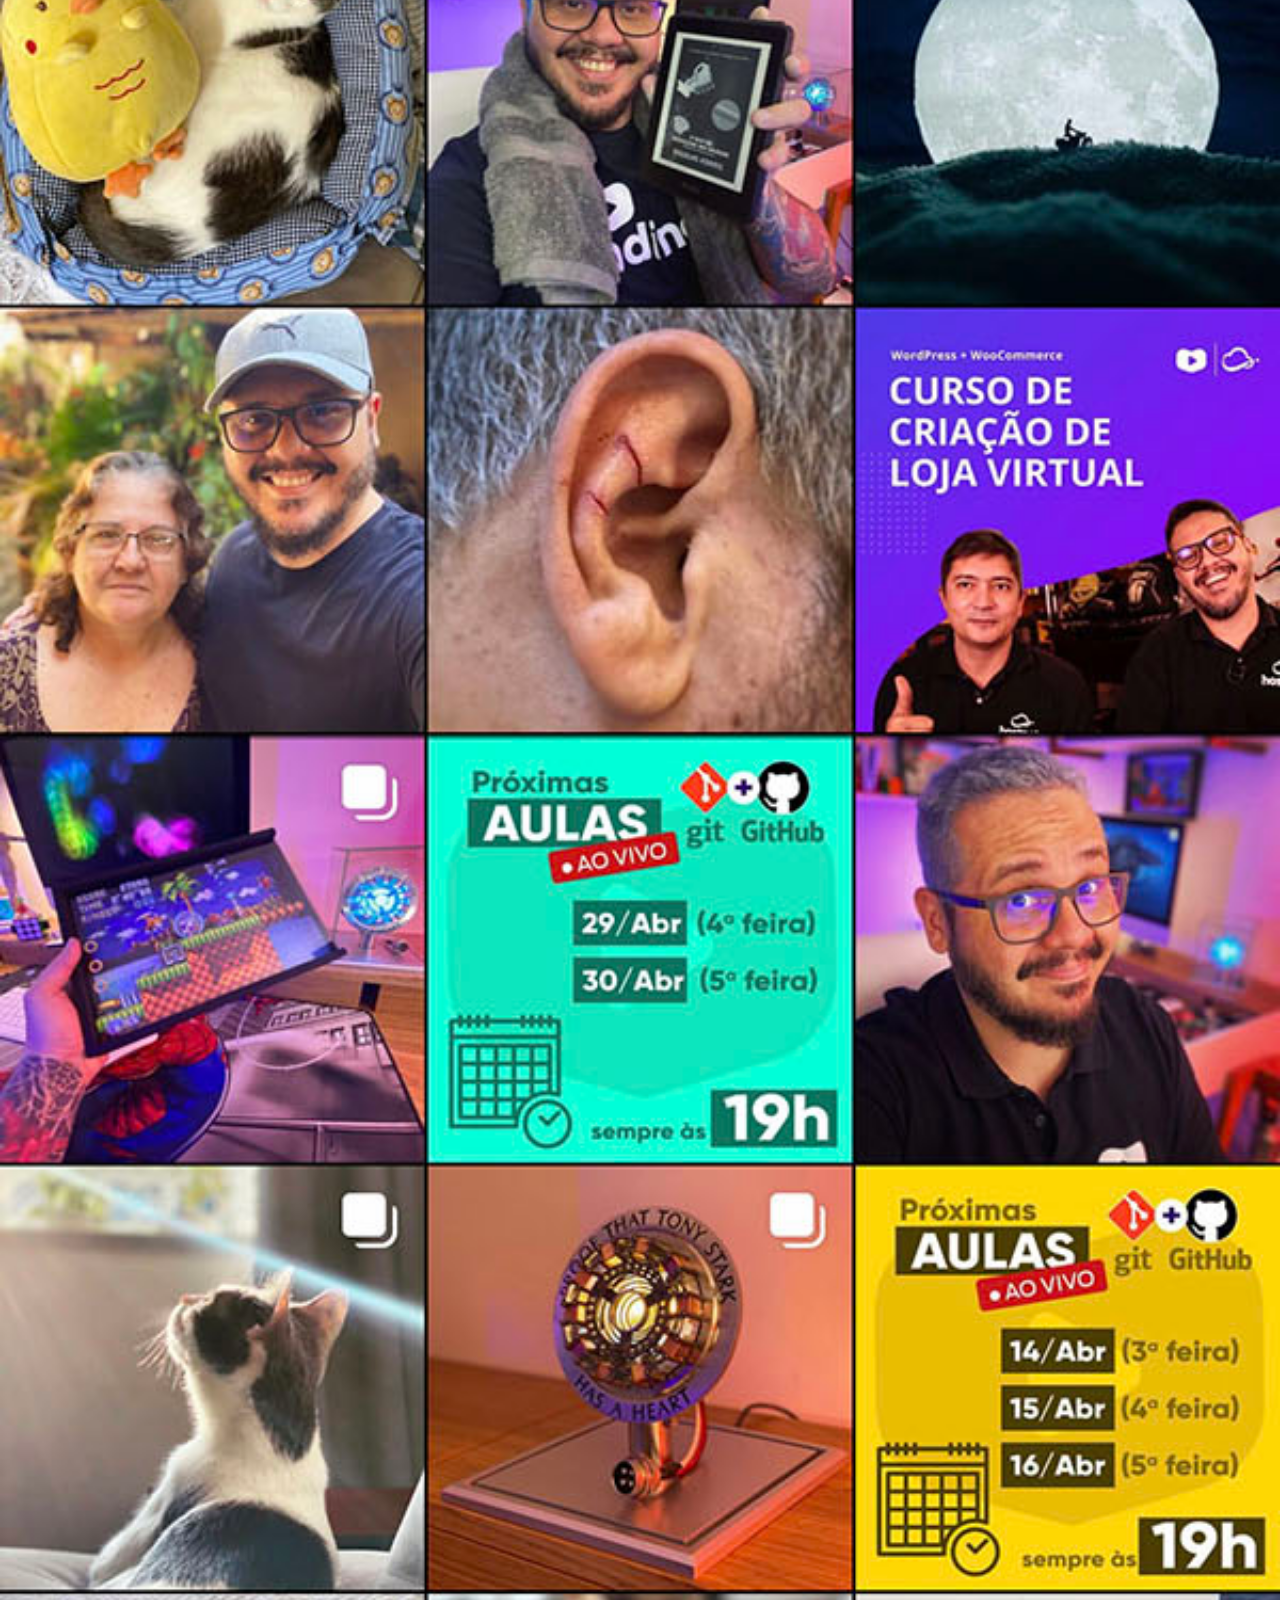
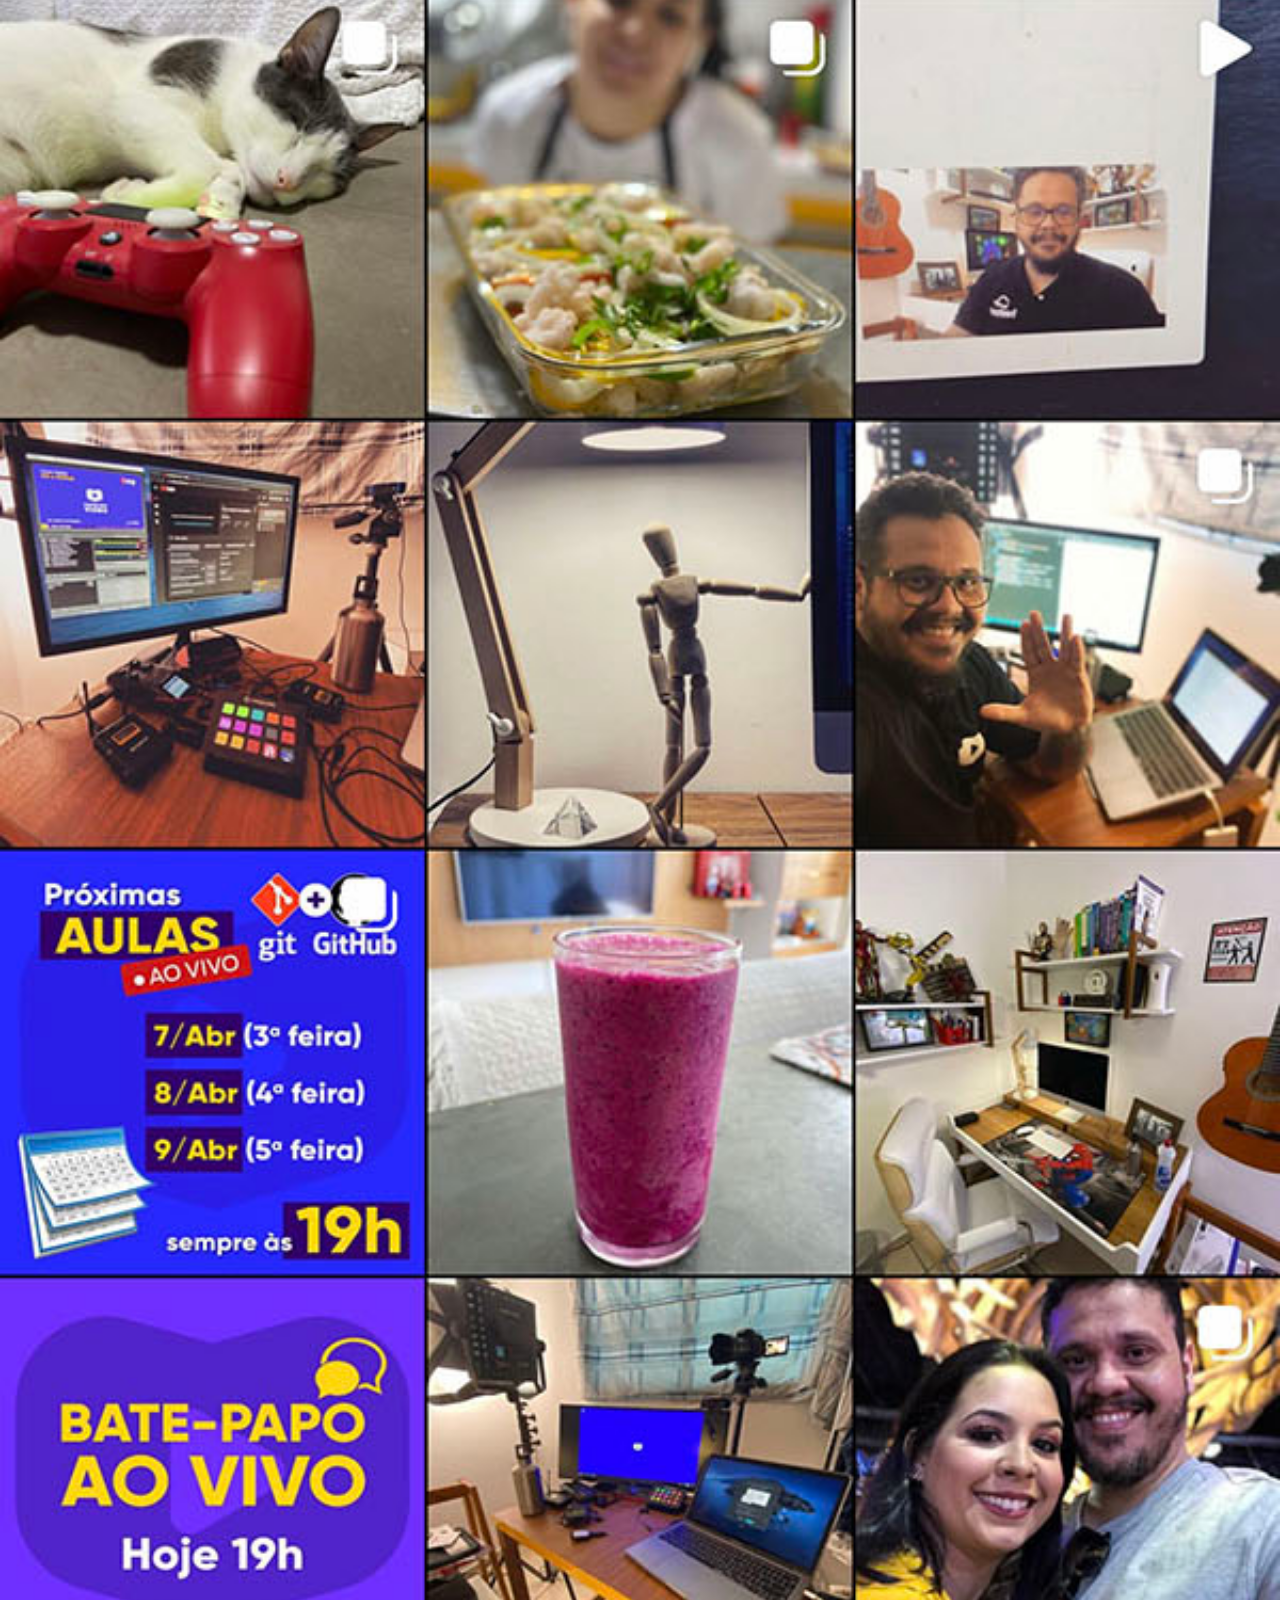
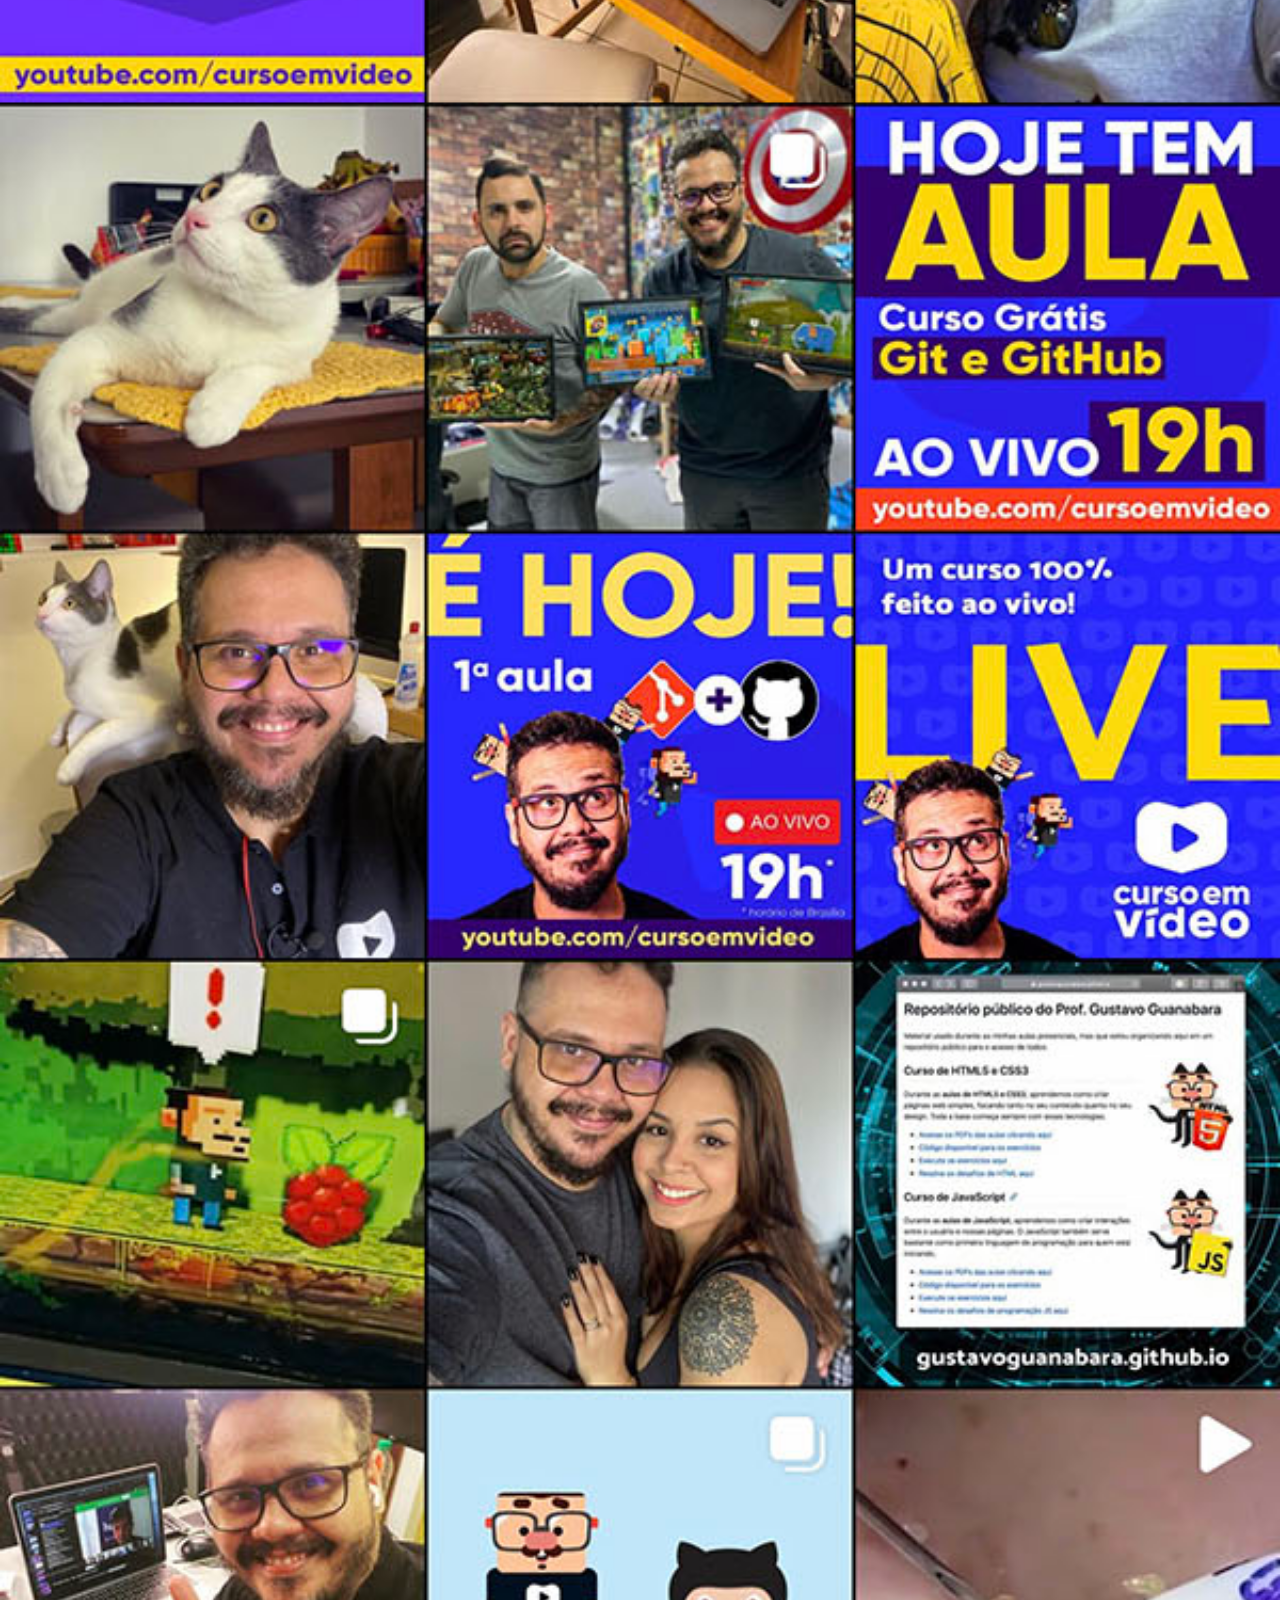
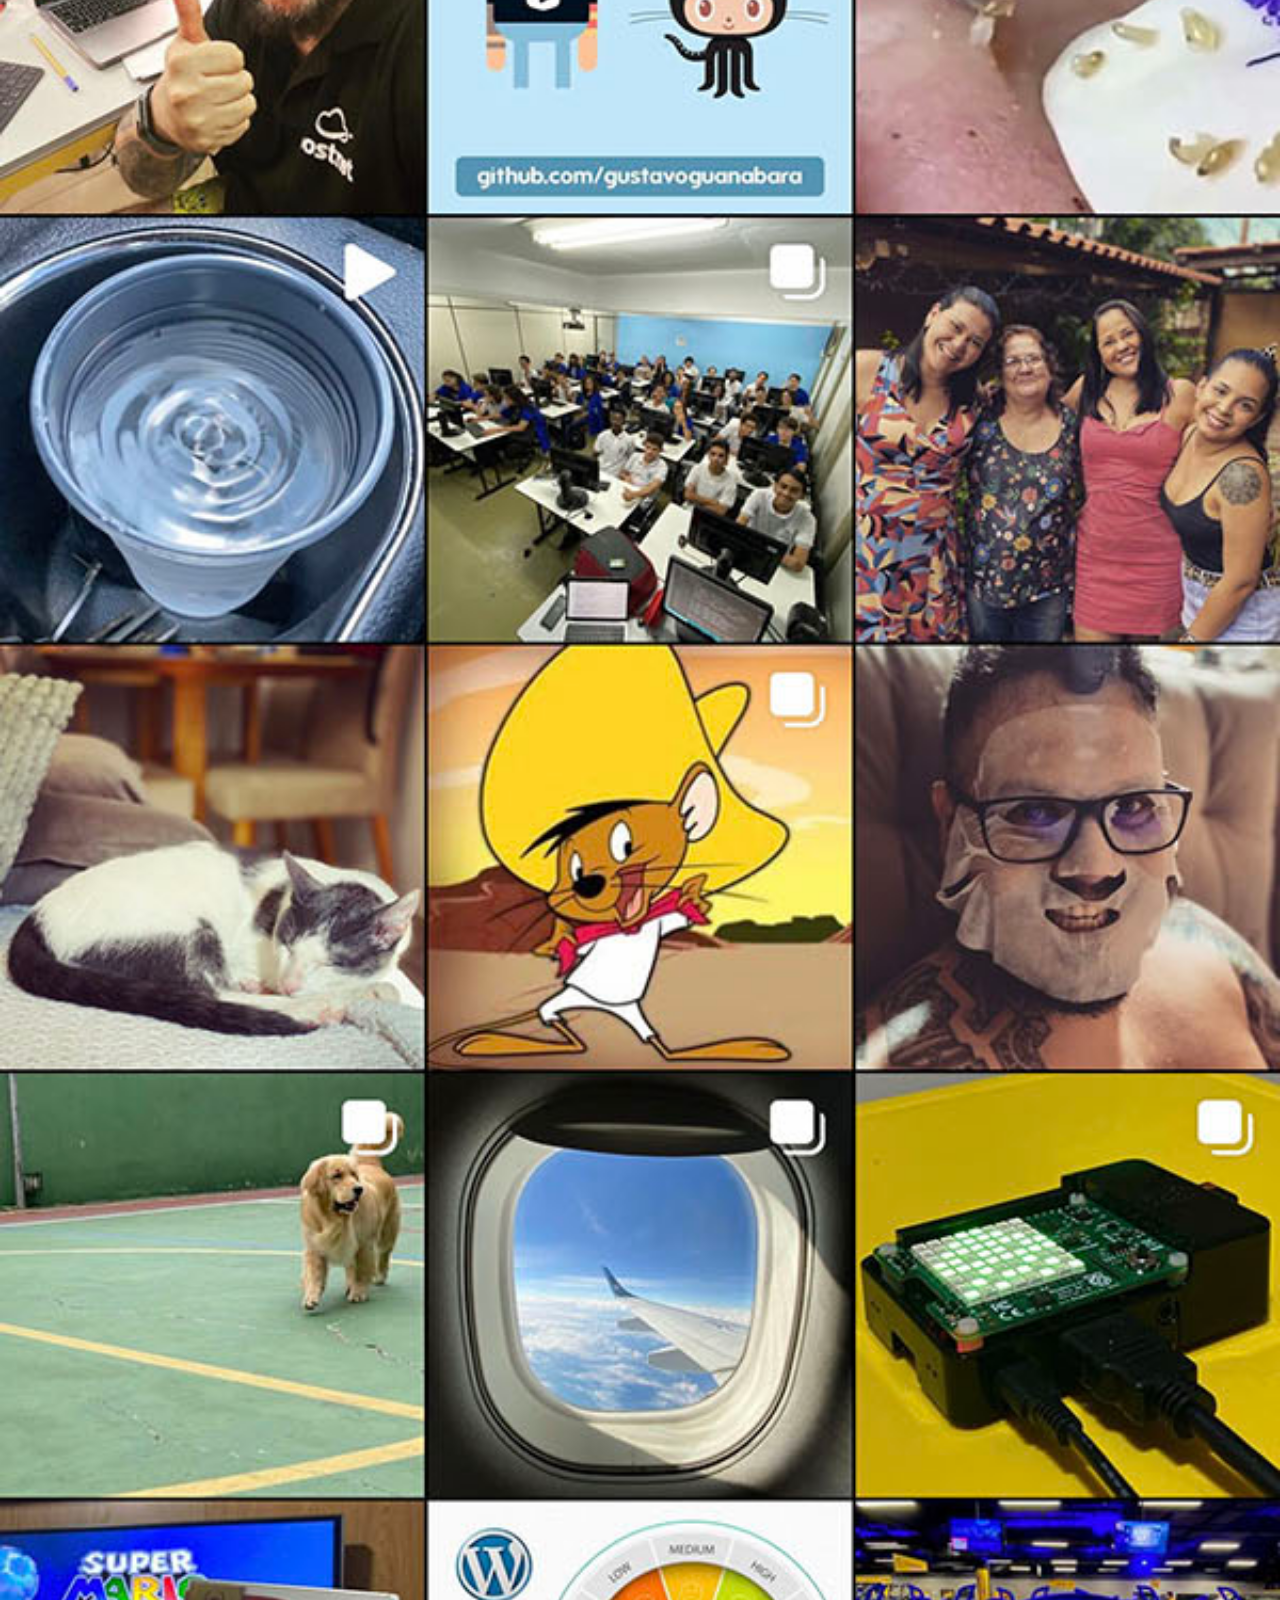
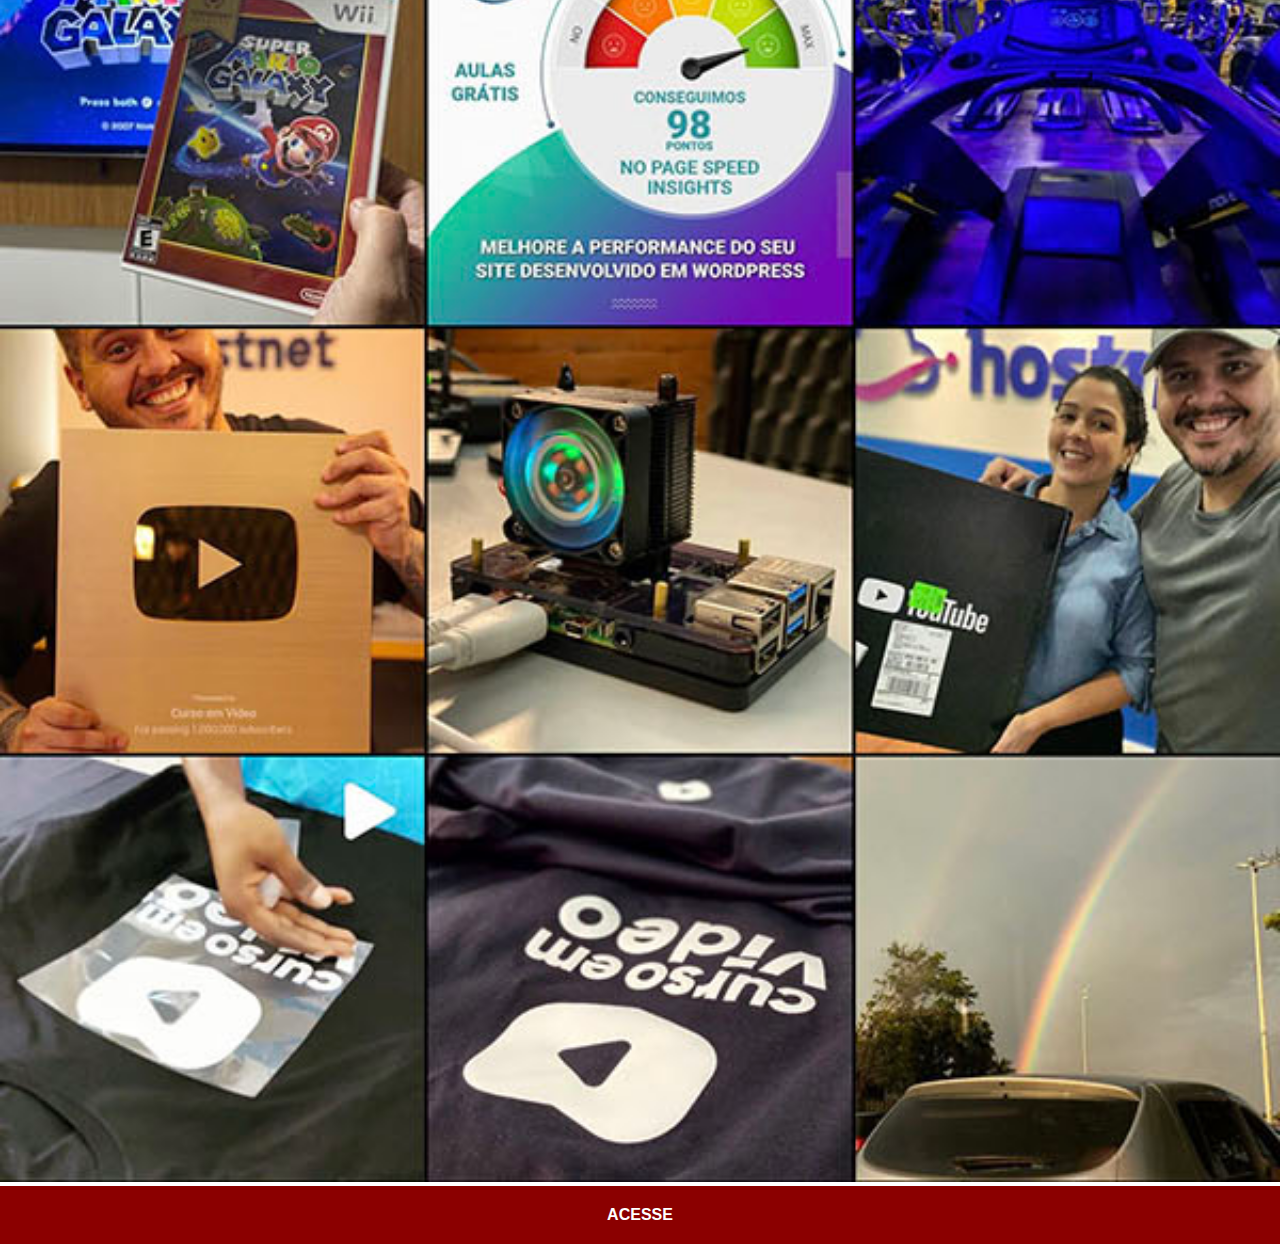
<file: instagram.html>
<!DOCTYPE html>
<html lang="pt-br">
<head>
    <meta charset="UTF-8">
    <meta name="viewport" content="width=device-width, initial-scale=1.0">
    <title>Instagram</title>
    <link rel="stylesheet" href="estilos/social.css">
</head>
<body>
    <img src="imagens/tela-instagram.jpg" alt="Instagram">
    <a href="https://www.instagram.com/gustavoguanabara/">ACESSE</a>
</body>
</html>
</file>
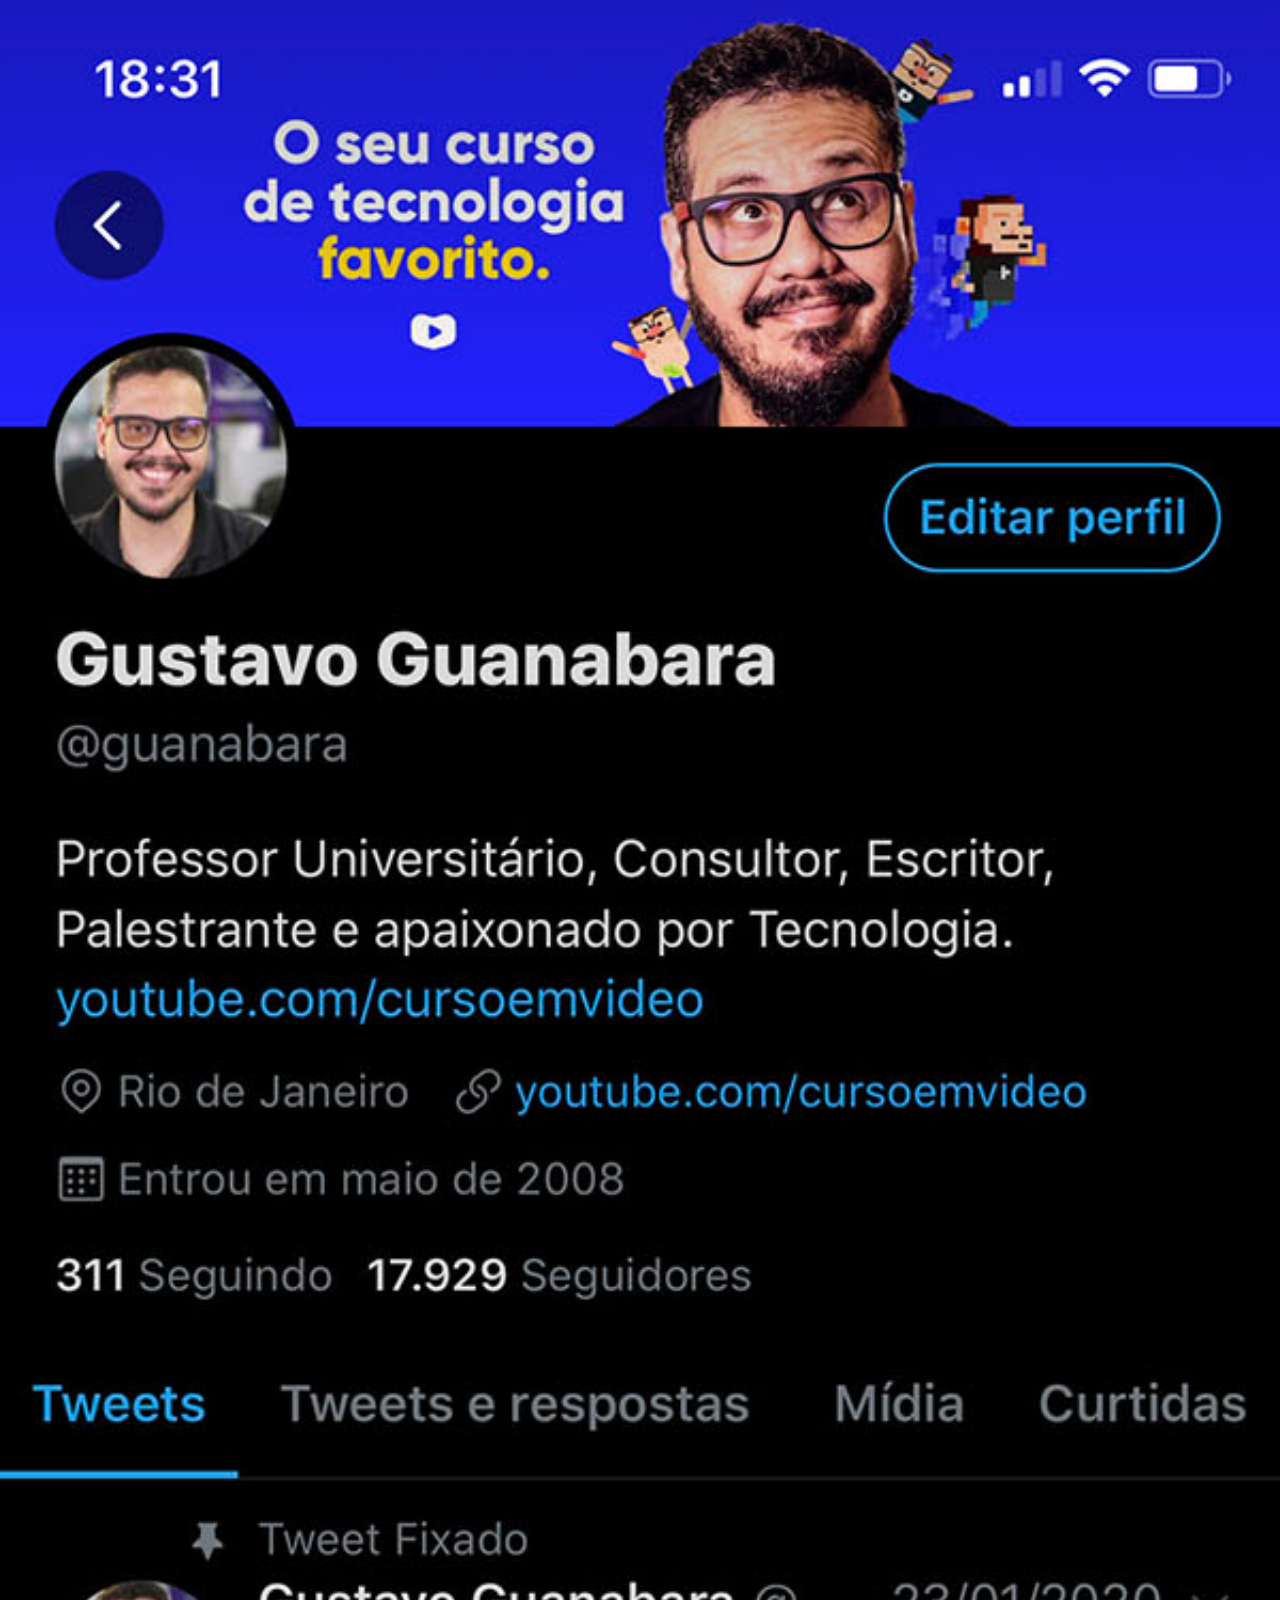
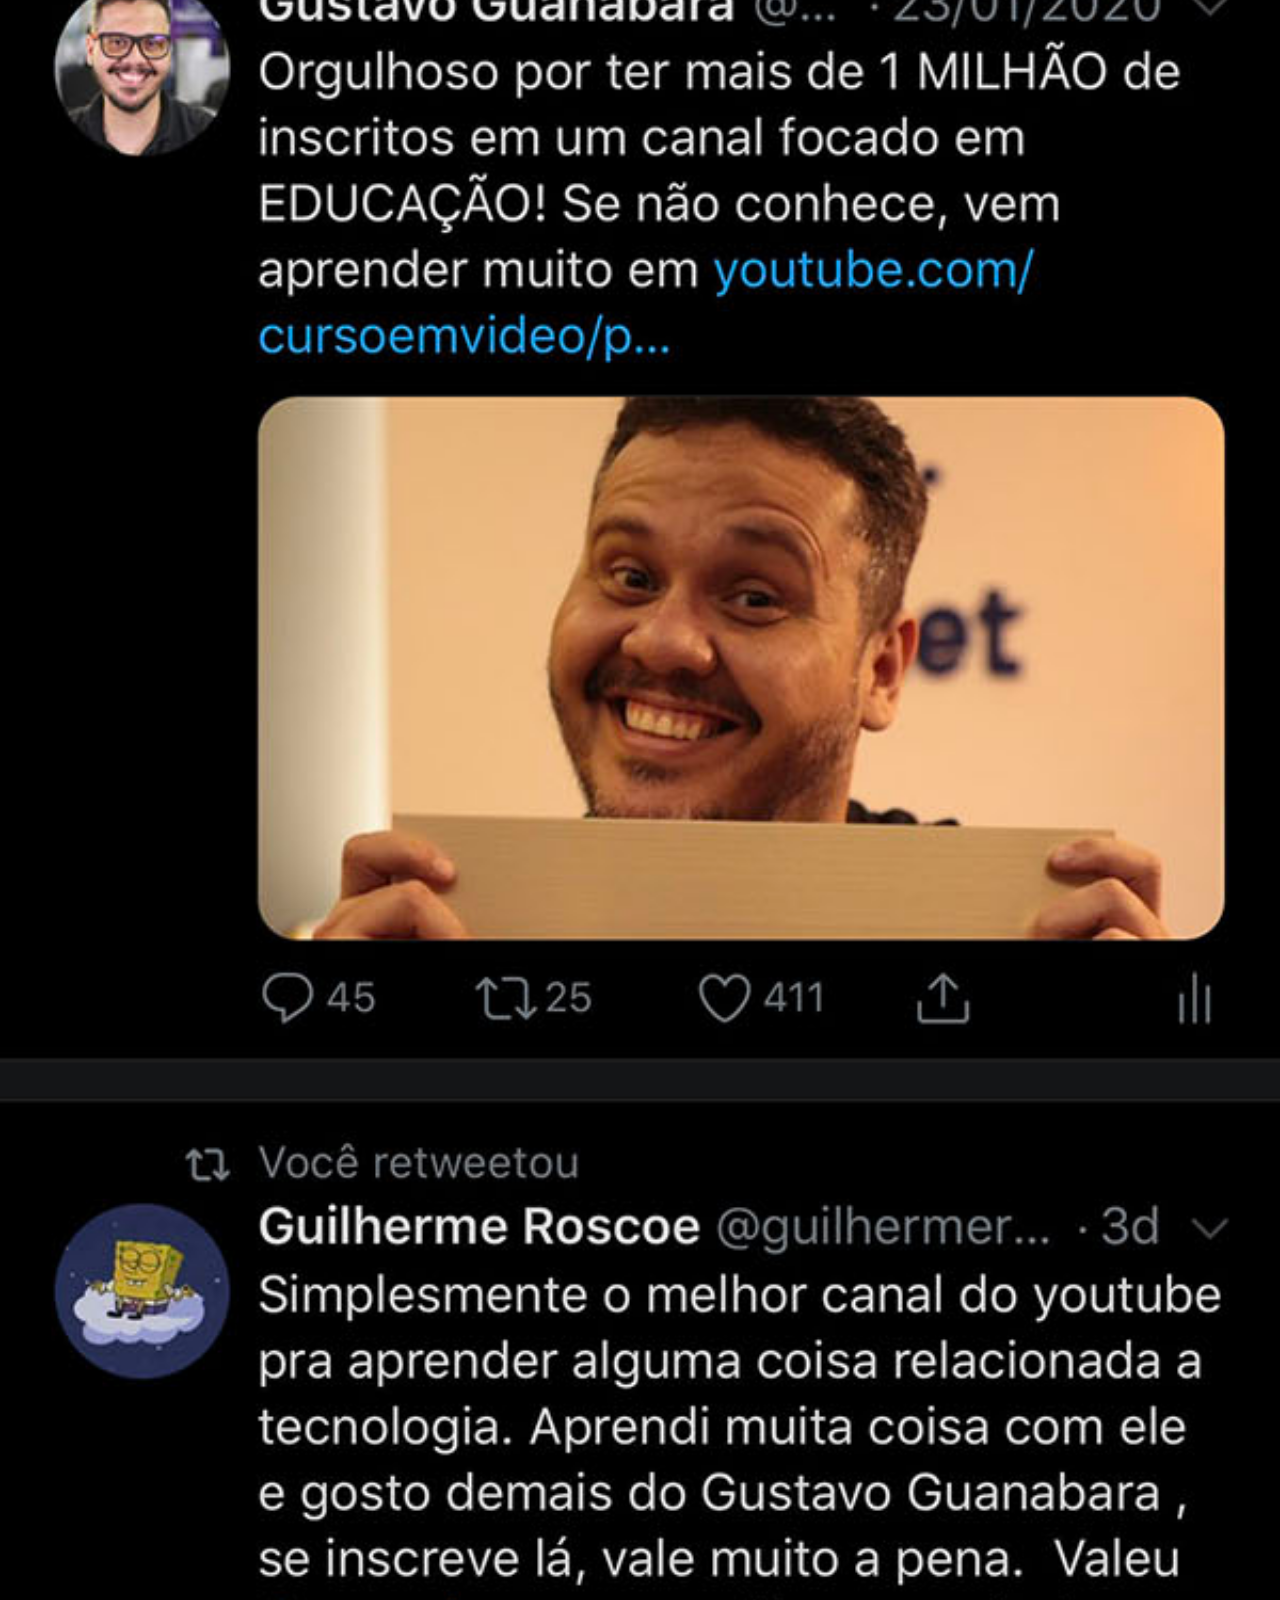
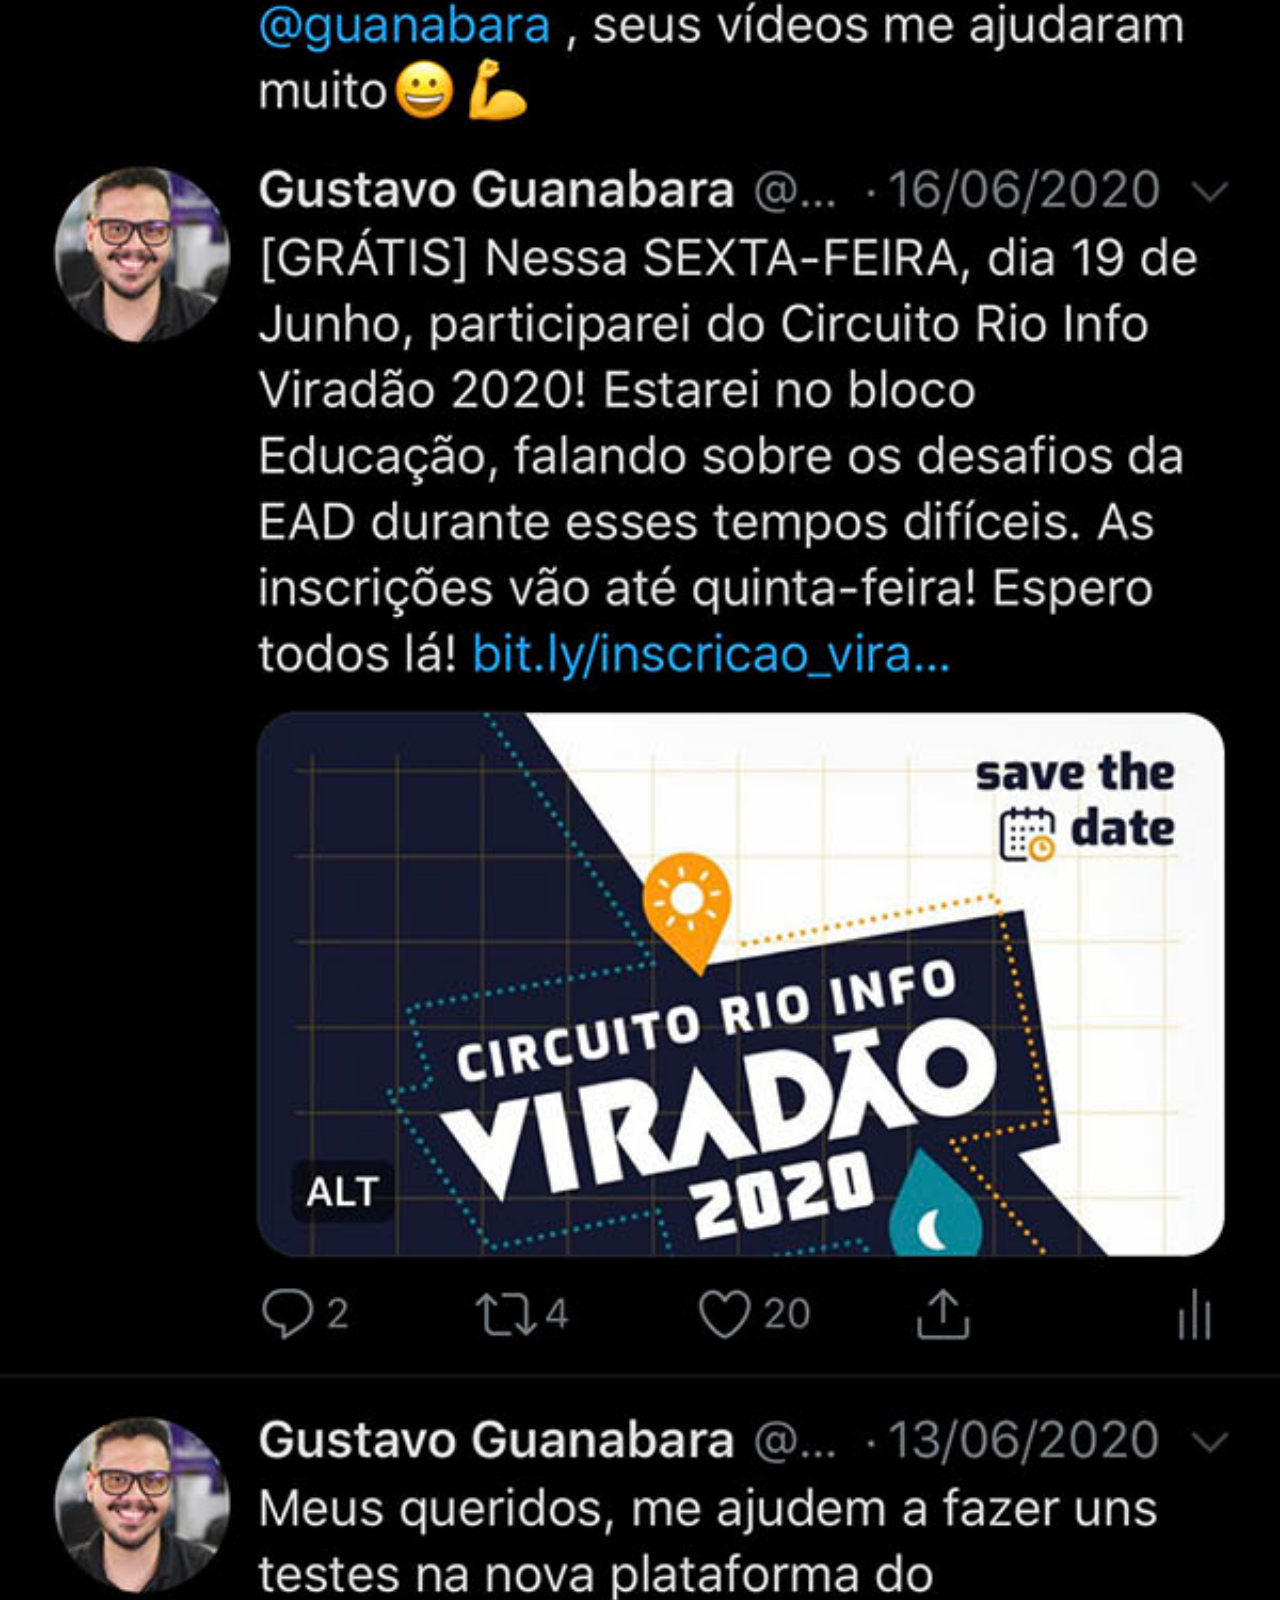
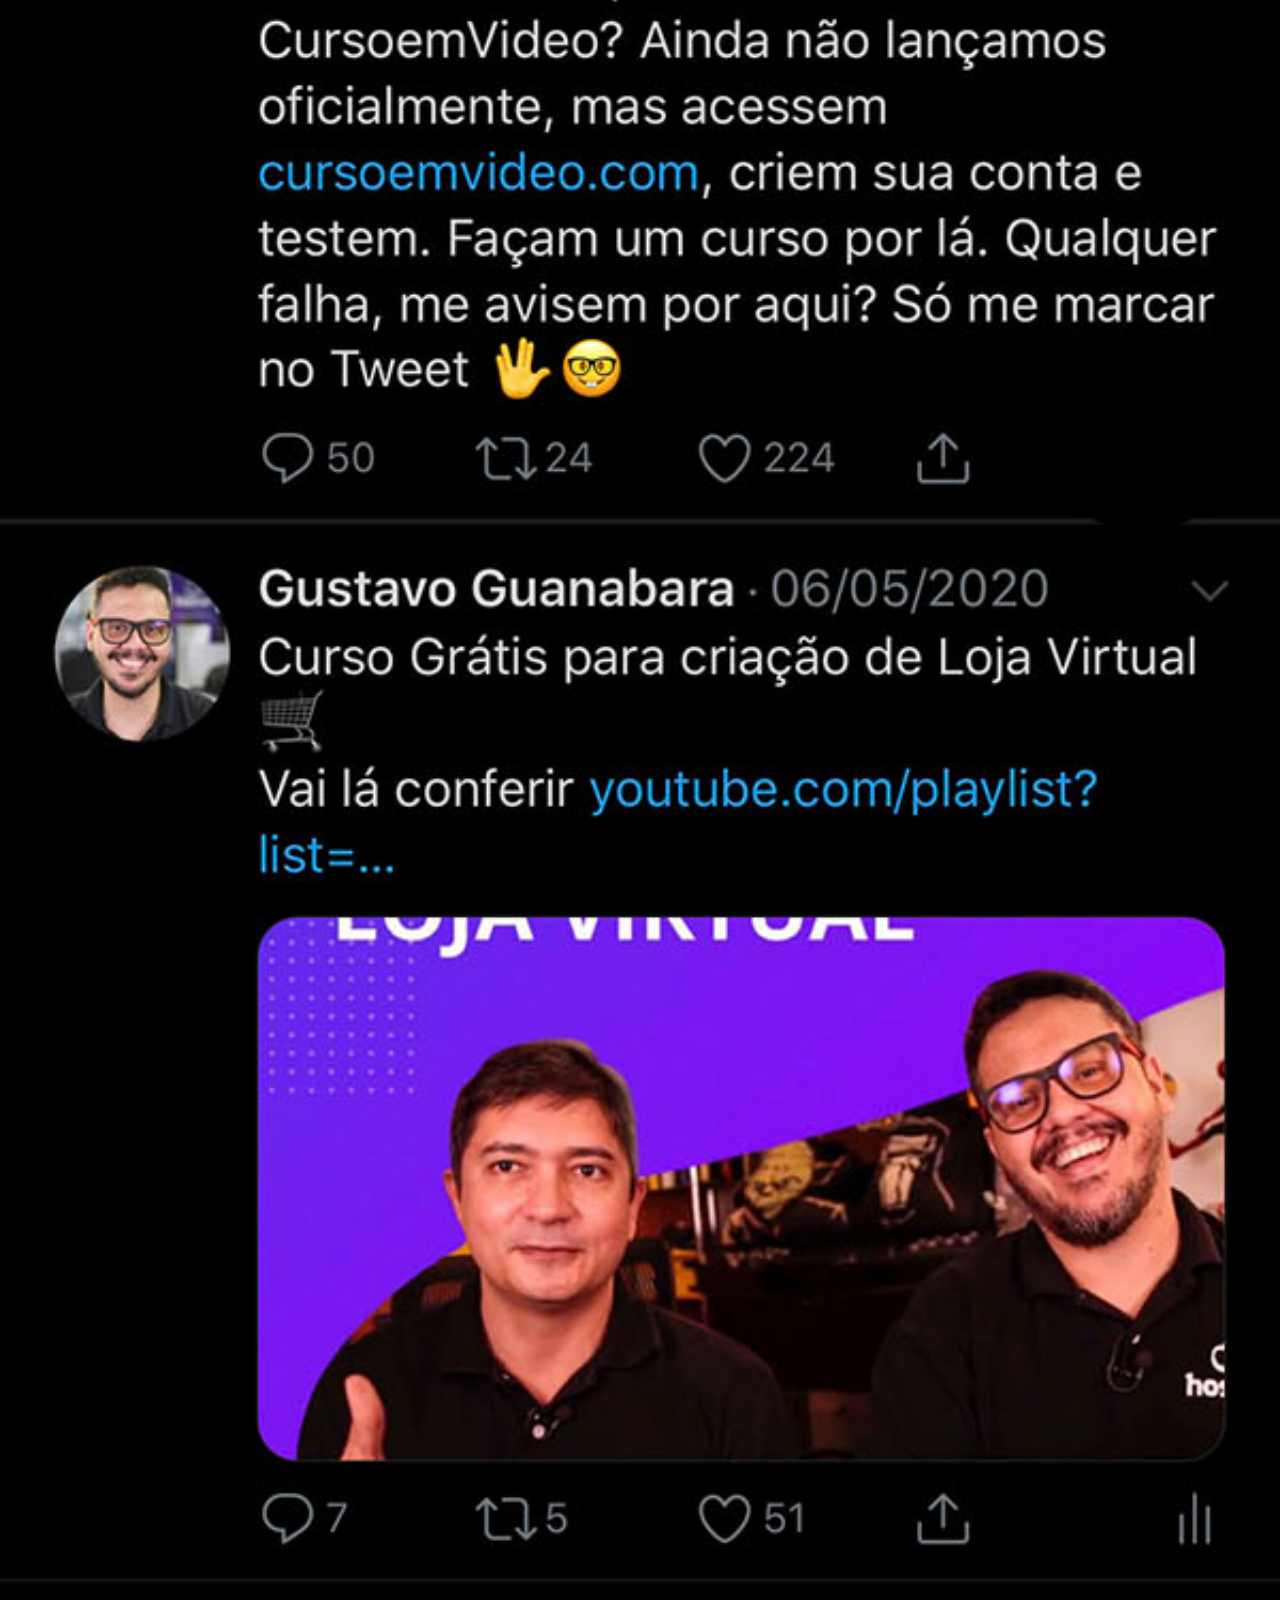
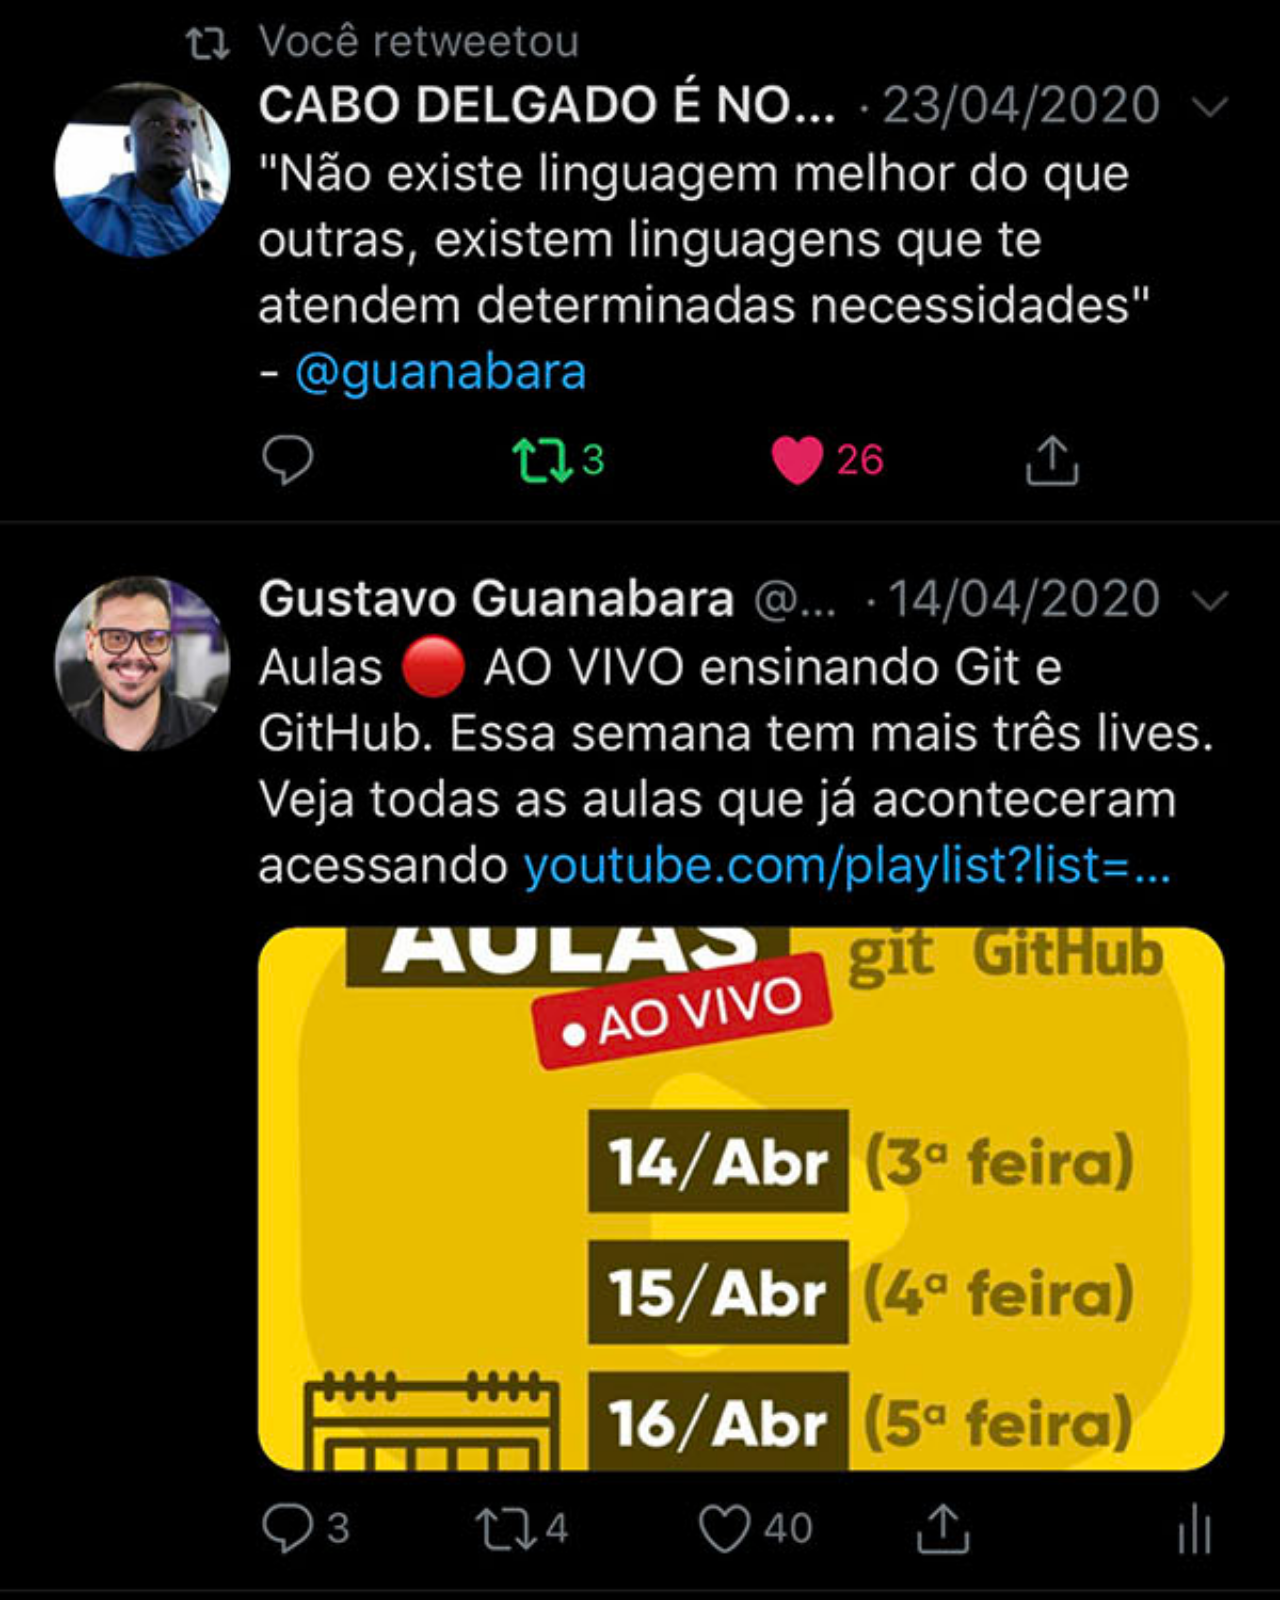
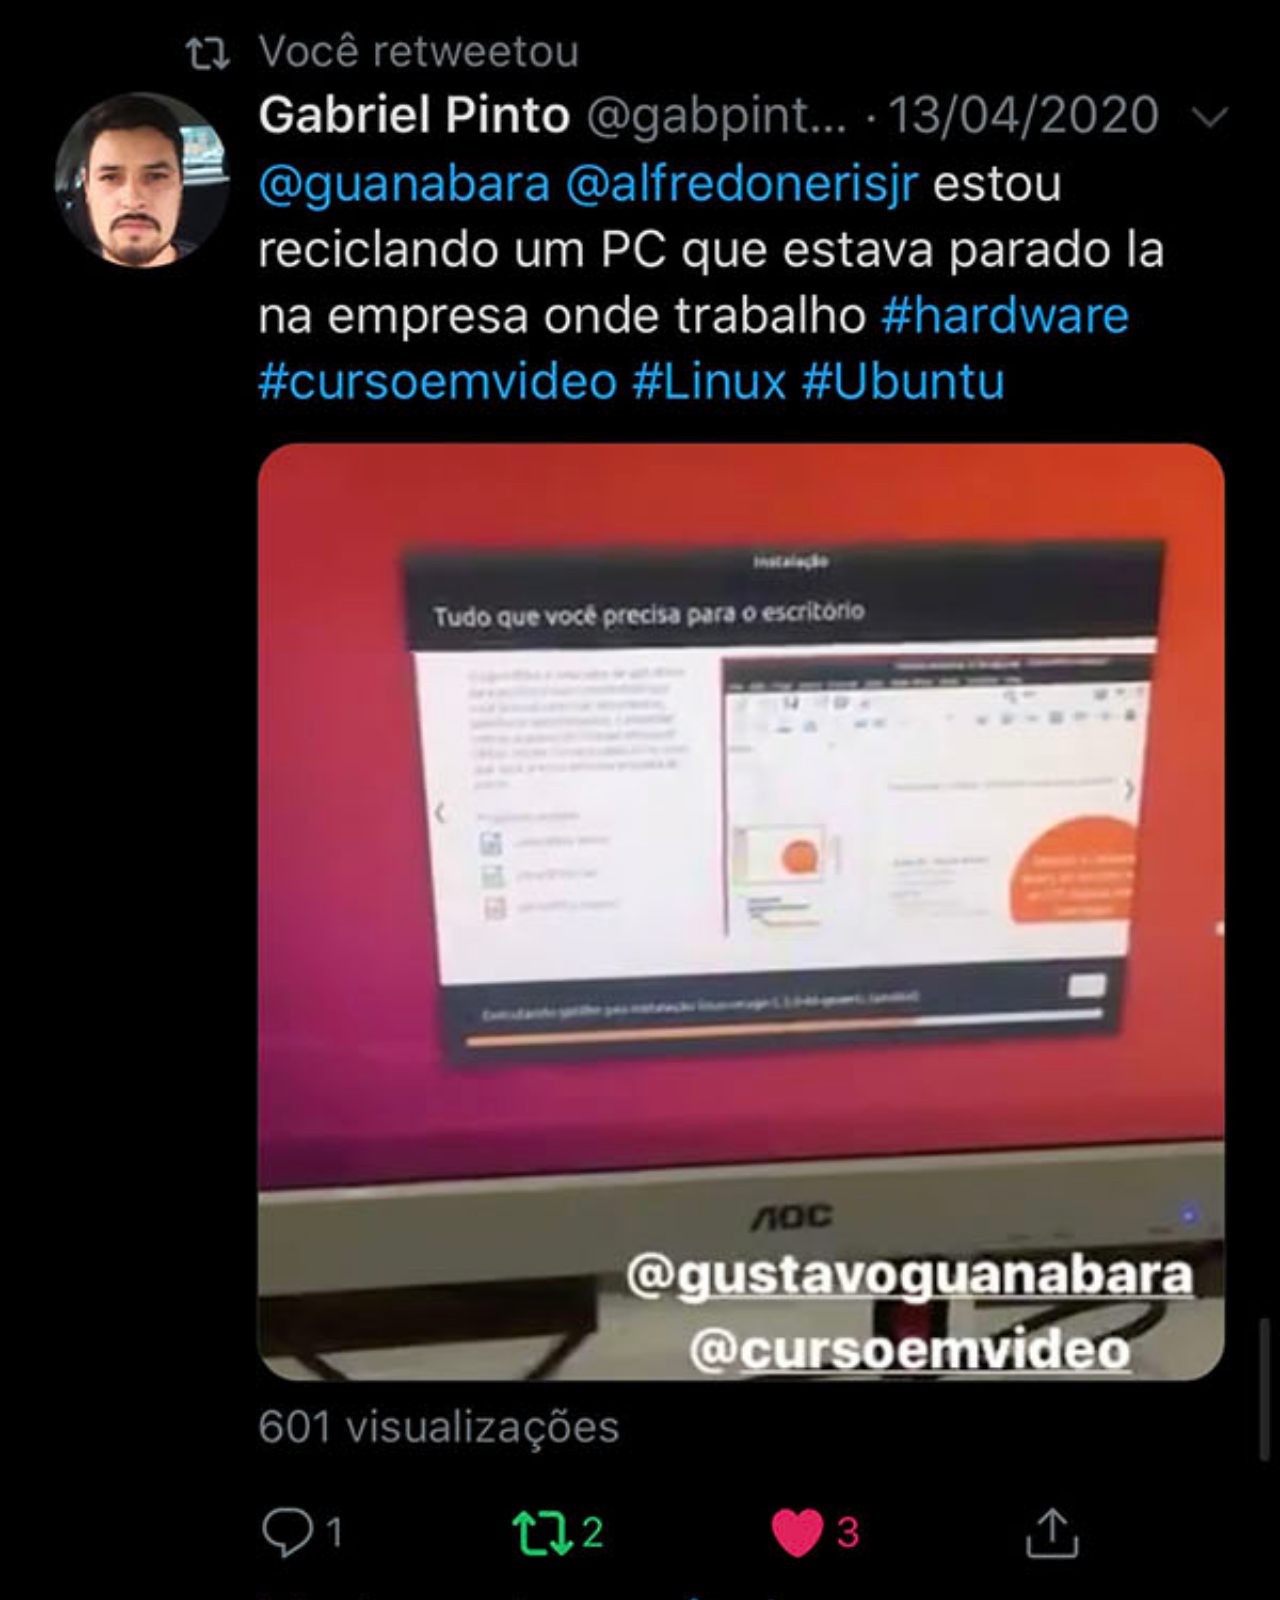
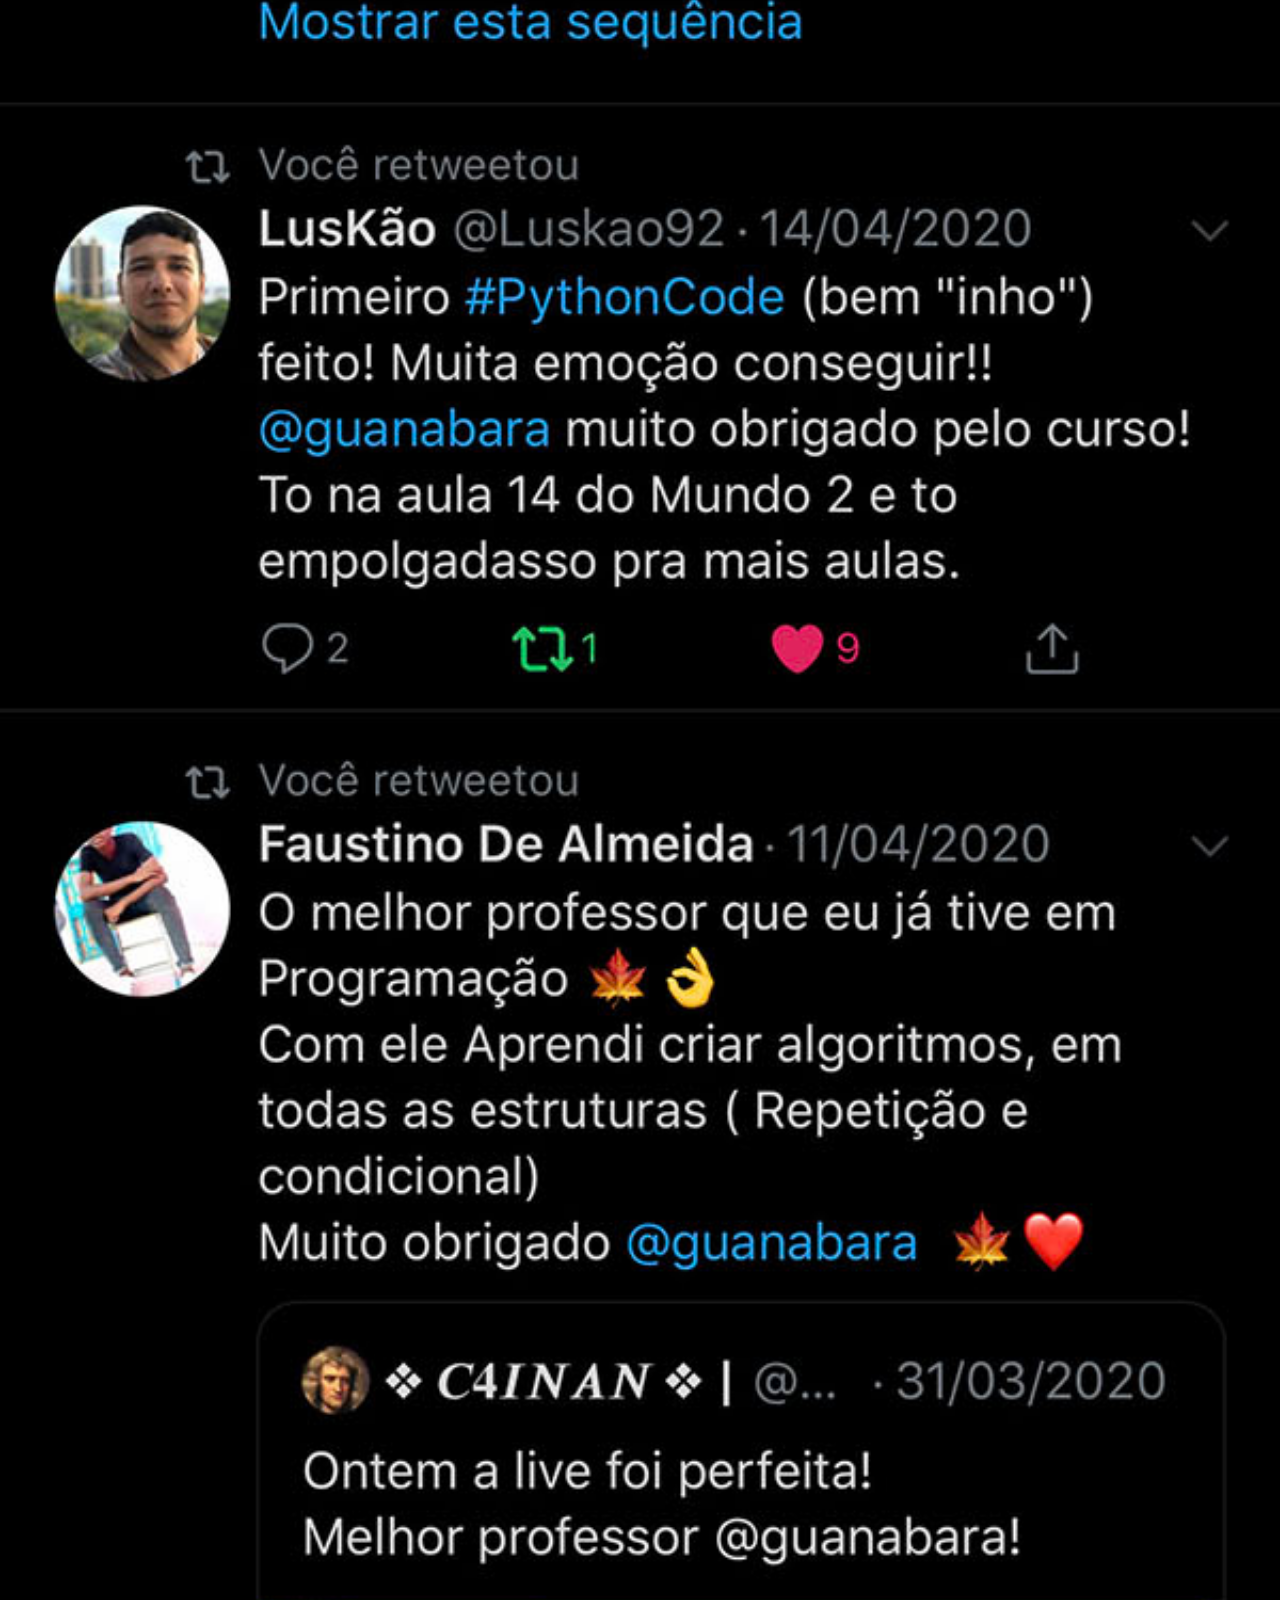
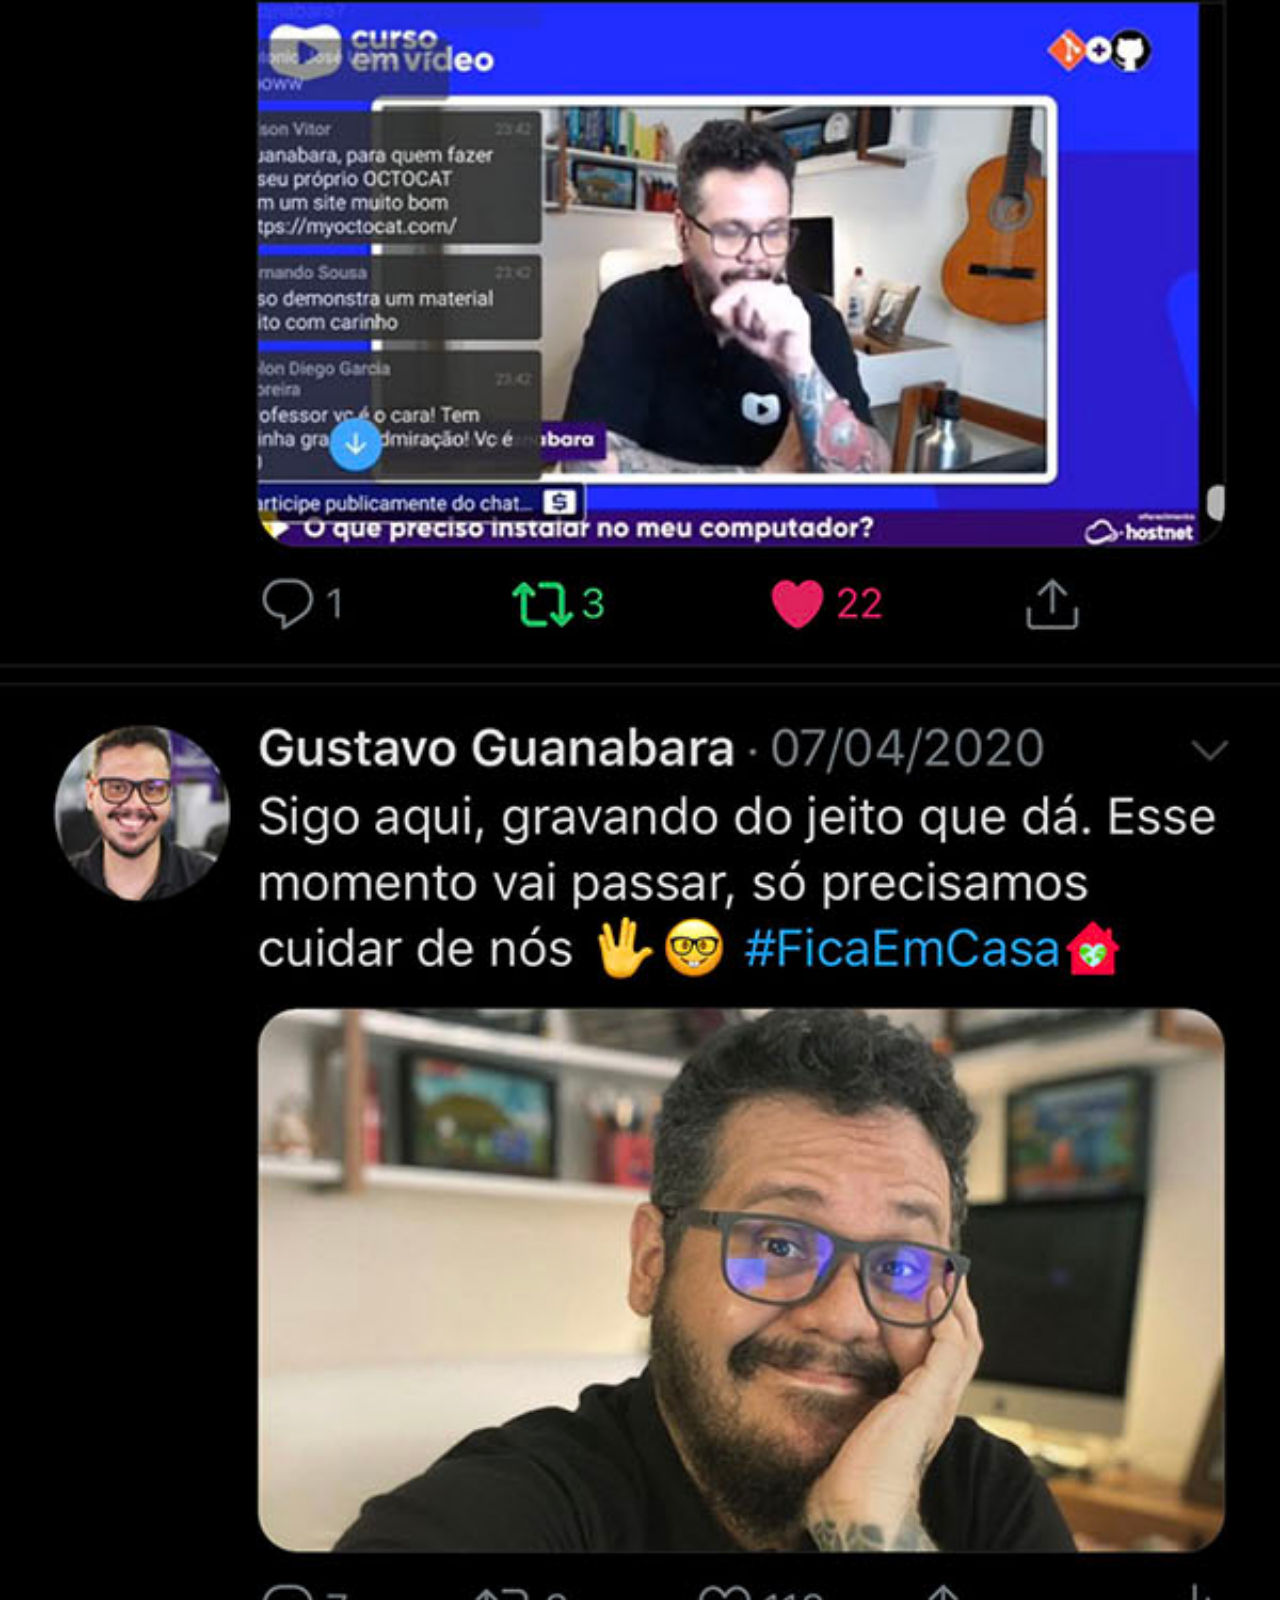
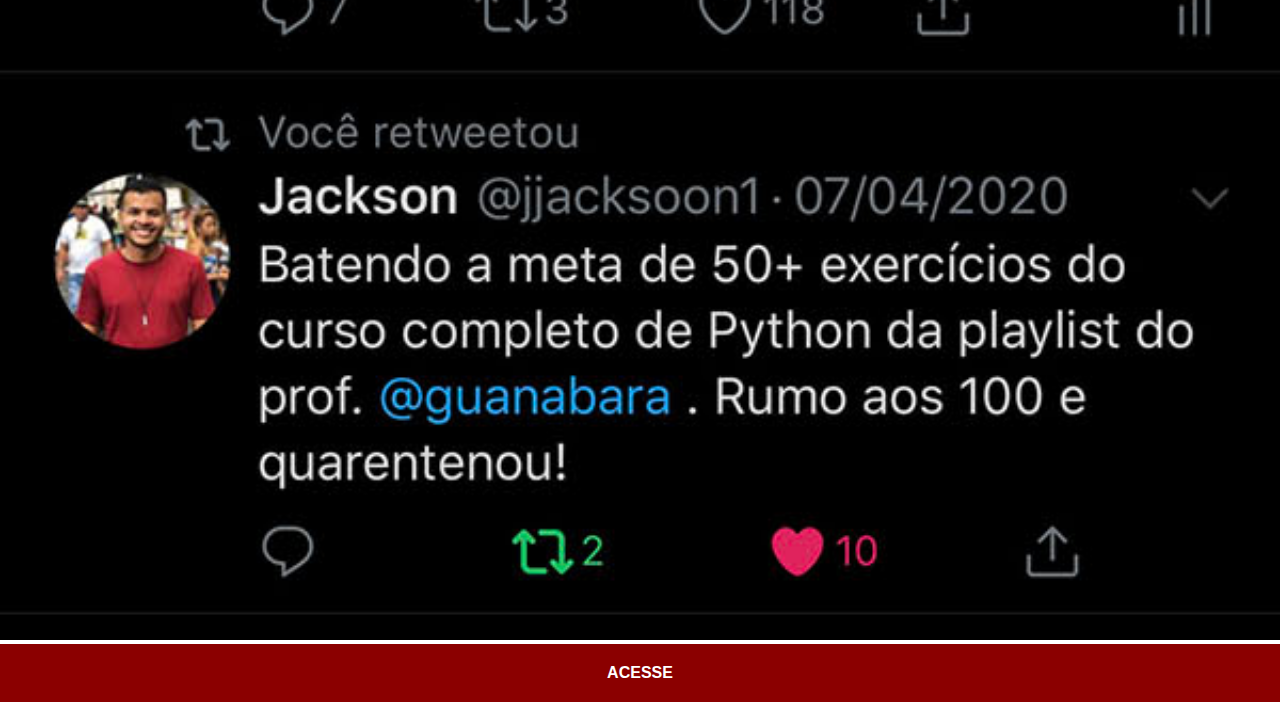
<file: twitter.html>
<!DOCTYPE html>
<html lang="pt-br">
<head>
    <meta charset="UTF-8">
    <meta name="viewport" content="width=device-width, initial-scale=1.0">
    <title>Twitter</title>
    <link rel="stylesheet" href="estilos/social.css">
</head>
<body>
    <img src="imagens/tela-twitter.jpg" alt="Twitter">
    <a href="https://x.com/guanabara">ACESSE</a>
</body>
</html>
</file>
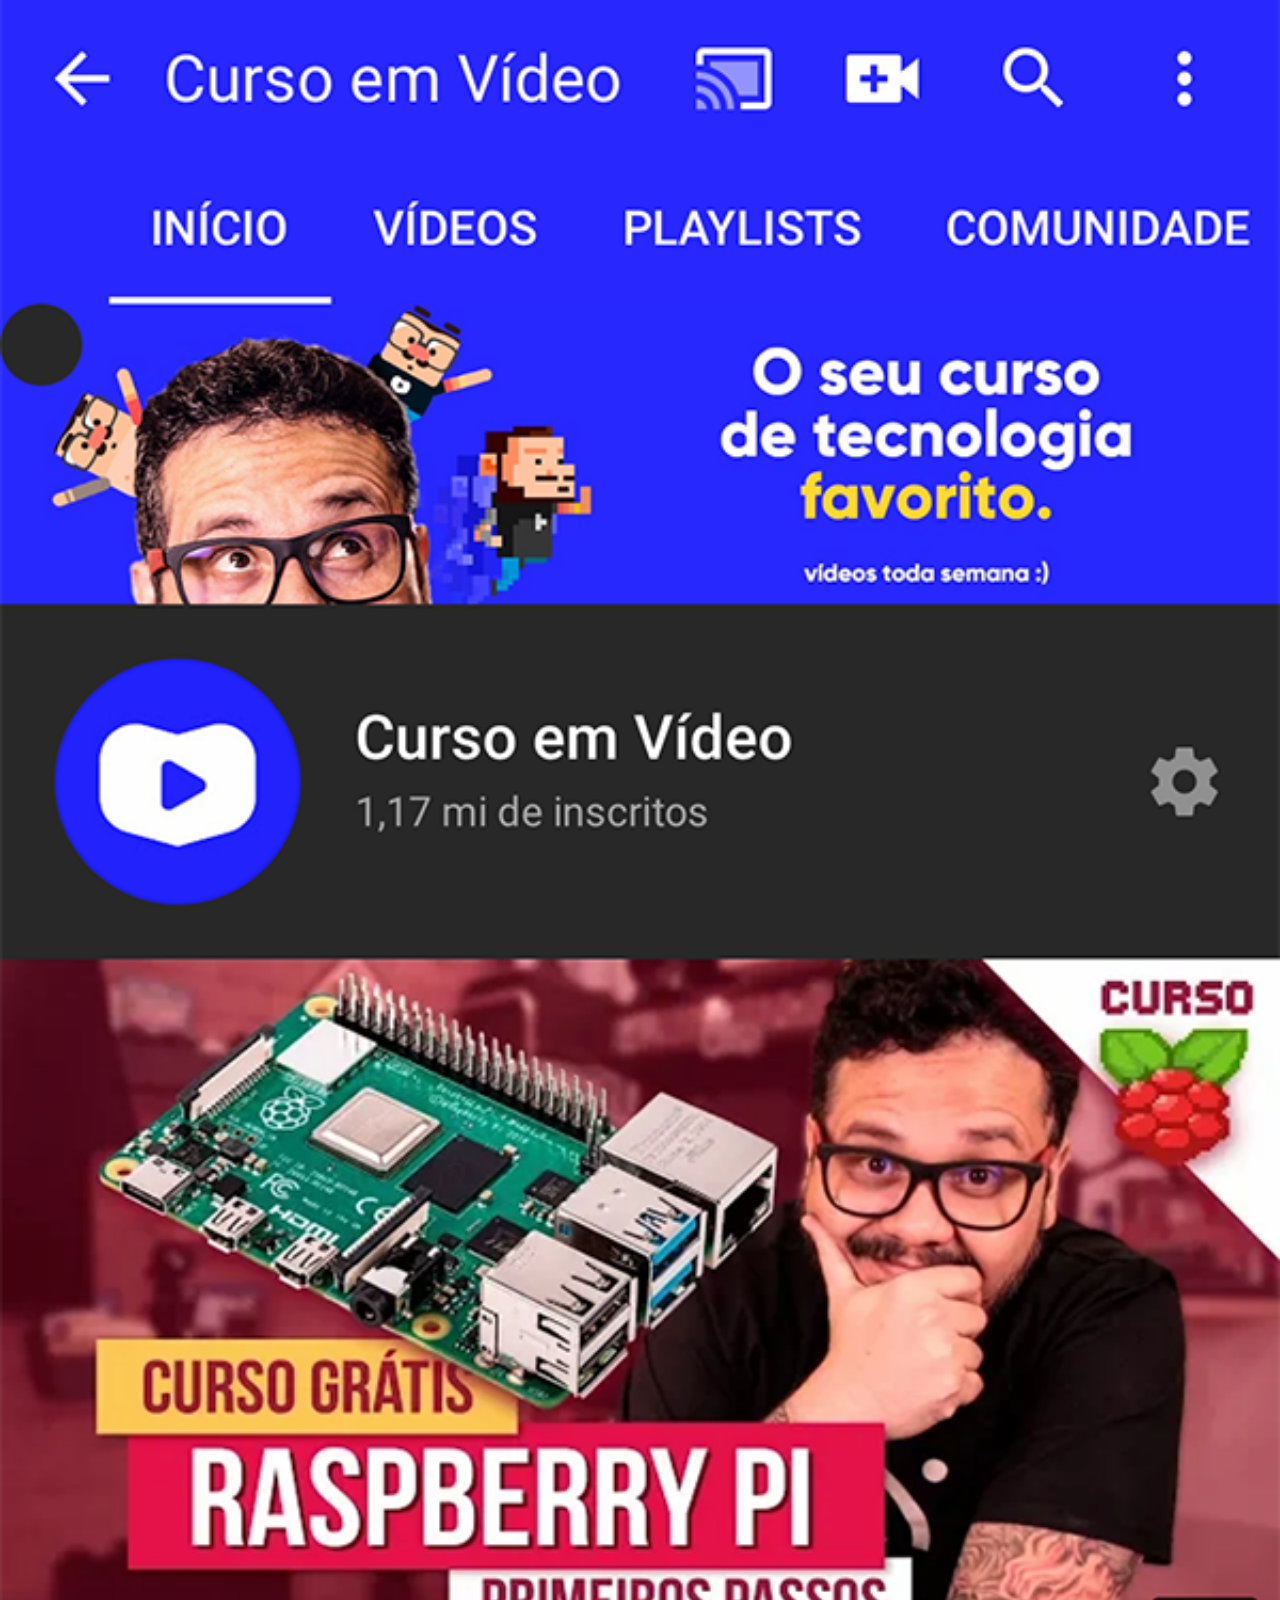
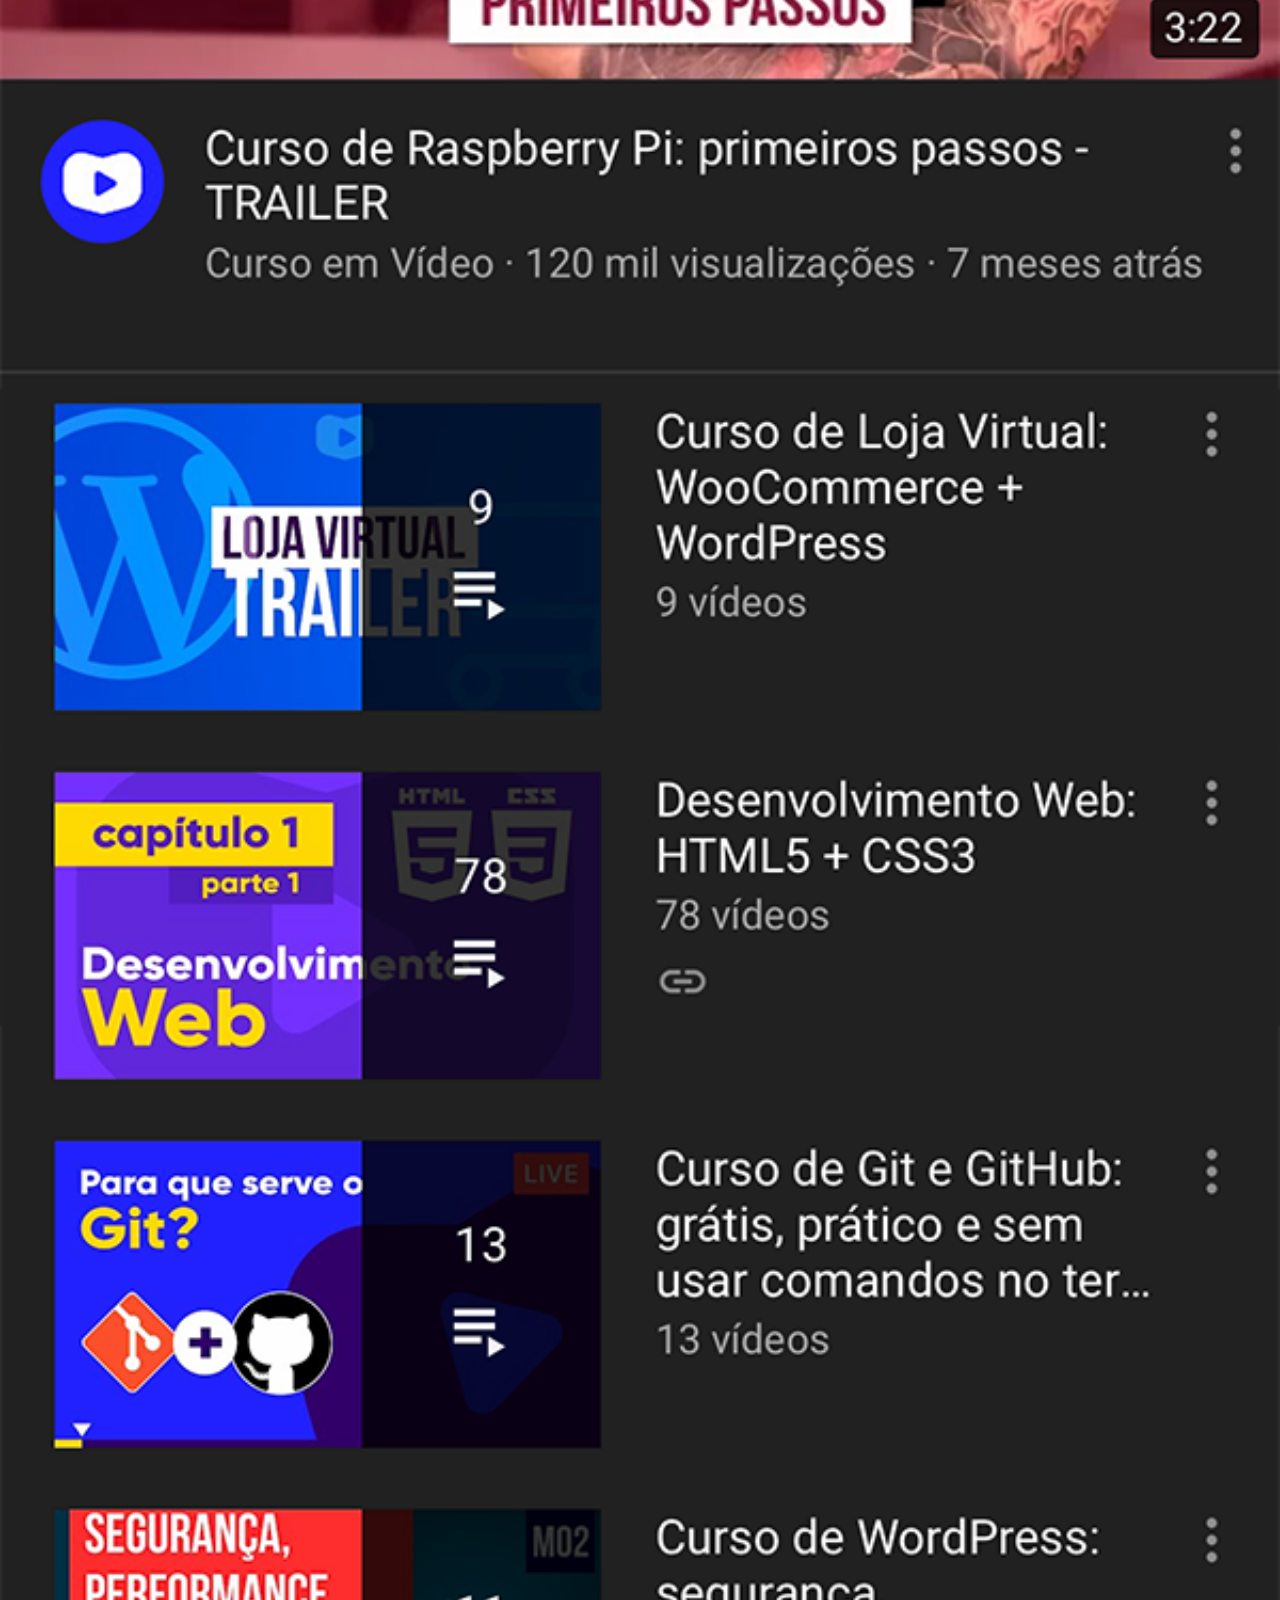
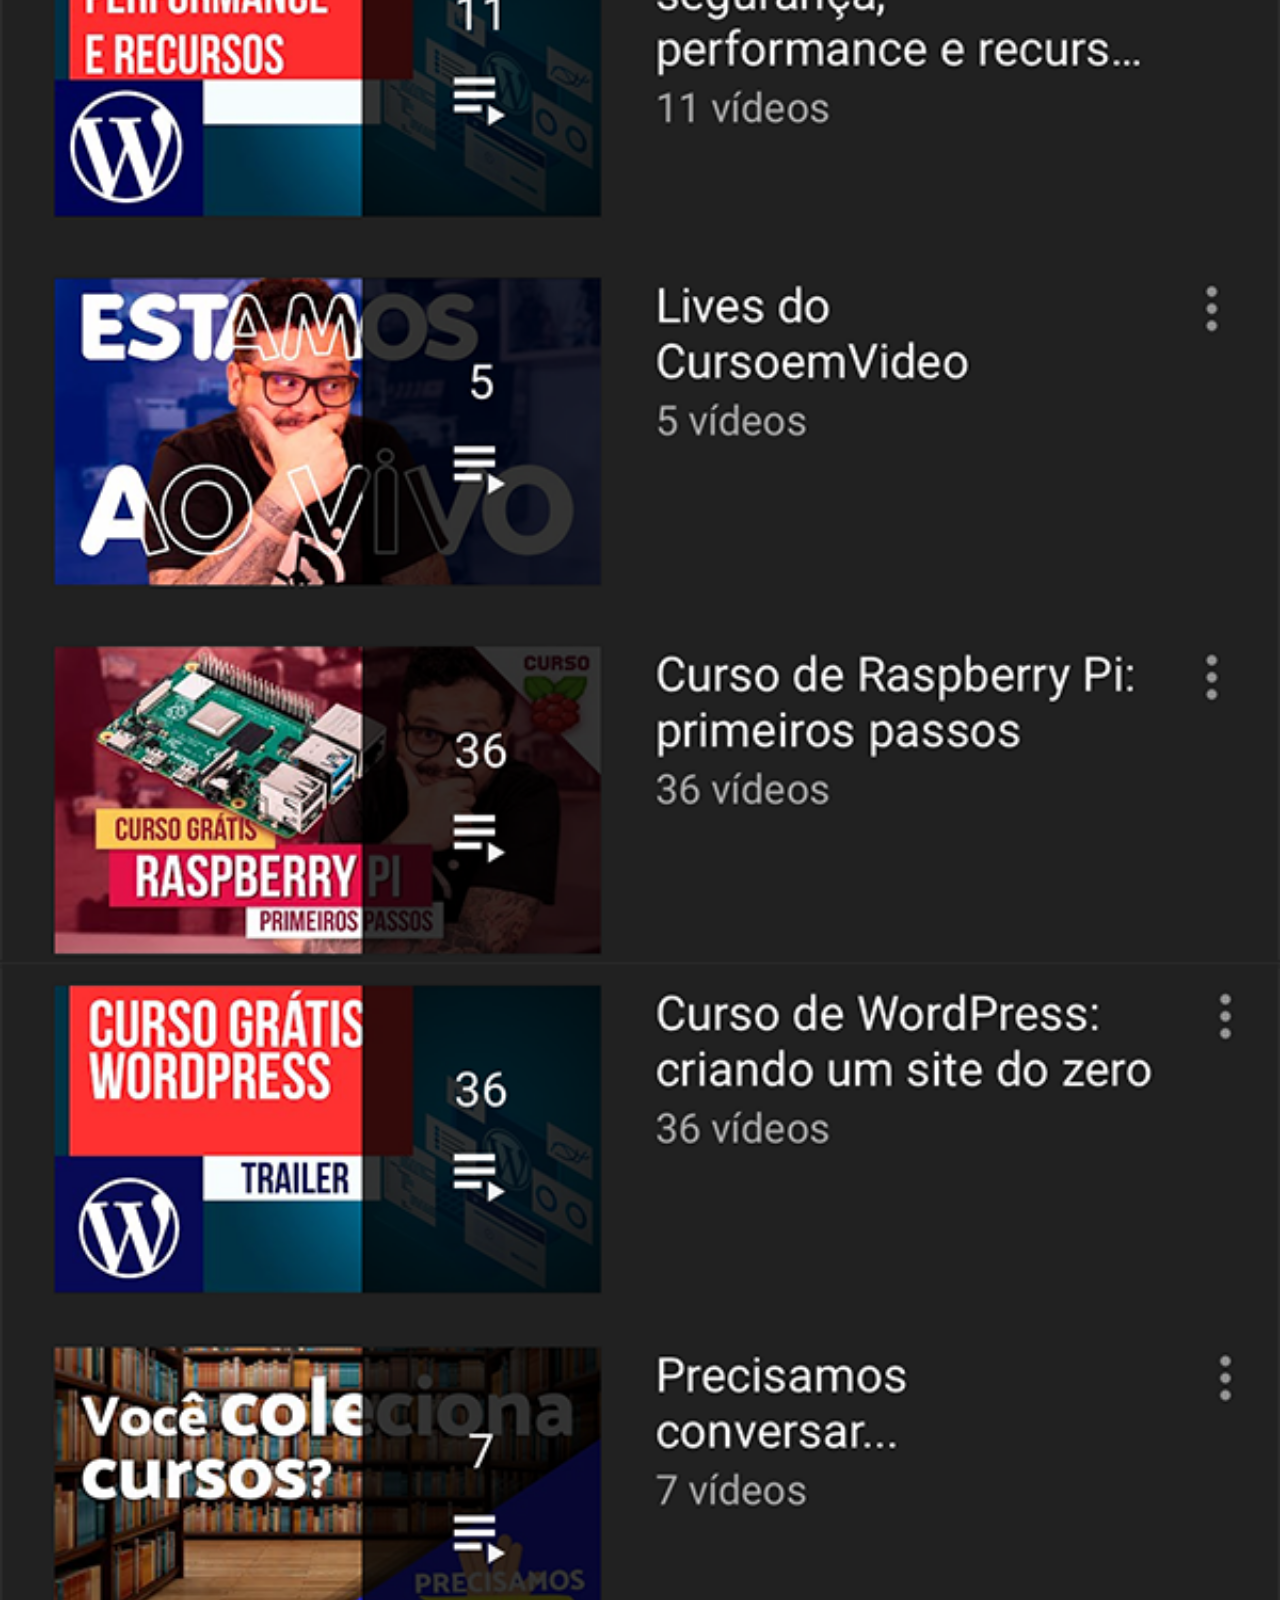
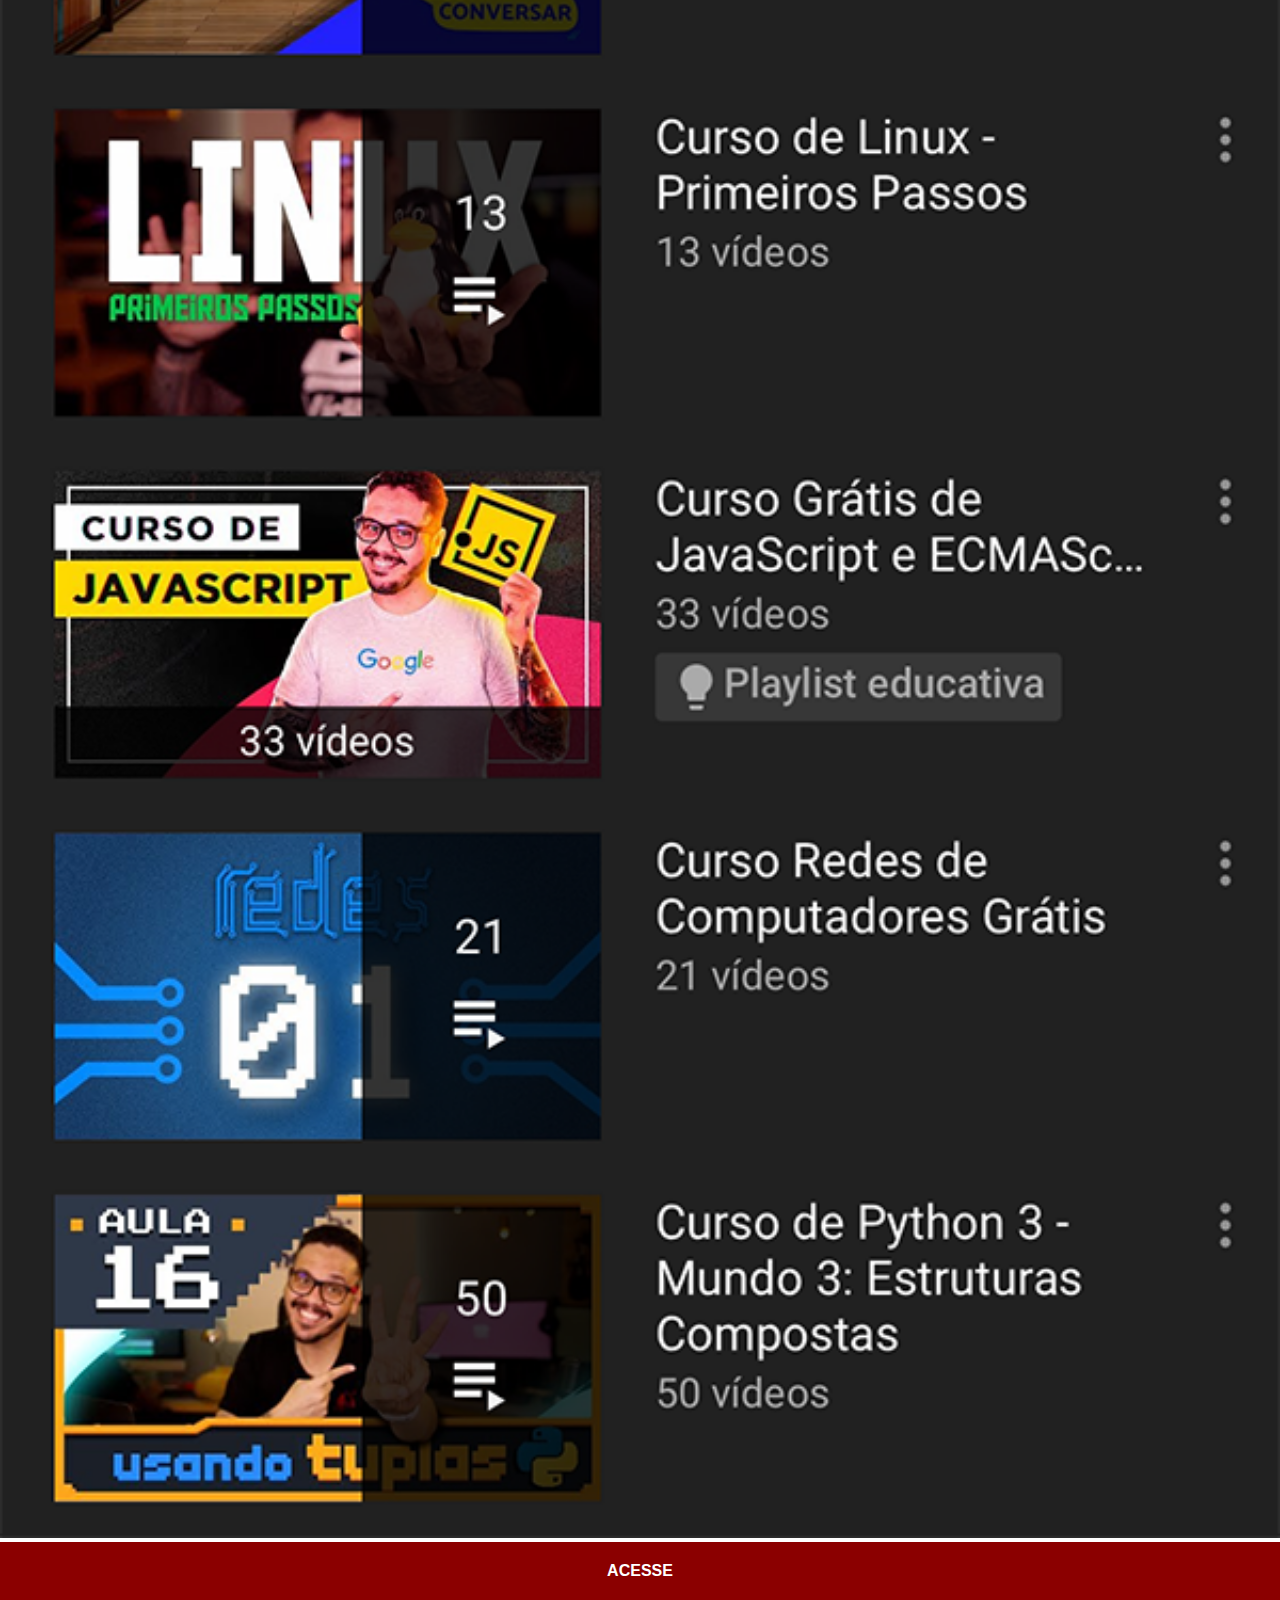
<file: youtube.html>
<!DOCTYPE html>
<html lang="pt-br">
<head>
    <meta charset="UTF-8">
    <meta name="viewport" content="width=device-width, initial-scale=1.0">
    <title>Youtube</title>
    <link rel="stylesheet" href="estilos/social.css">
</head>
<body>
    <img src="imagens/tela-youtube.png" alt="Youtube">
    <a href="https://www.youtube.com/c/CursoemV%C3%ADdeo/playlists" target="_blank">ACESSE</a>
</body>
</html>
</file>
<file: estilos/style.css>
@charset "UTF-8";

* {
    margin: 0px;
    padding: 0px;
    font-family: Arial, Helvetica, sans-serif;
}

html, body {
    height: 100vh;
    width: 100vw;
    background-color: black;
}

body {
    background: url(../imagens/fundo-madeira.jpg) no-repeat top center;
    background-size: cover;
    background-attachment: fixed;
}

main {
    position: relative;
    height: 100vh;
}

section#telefone {
    position: absolute;
    top: 50%;
    left: 50%;
    transform: translate(-50%, -50%);

    height: 627px;
    width: 311px;
    background: url(../imagens/frame-iphone.png) no-repeat;
}

iframe#tela {
    position: relative;
    top: 80px;
    left: 23px;
    width: 267px;
    height: 471px;
}

section#redes-sociais {
    text-align: right;
}

section#redes-sociais img {
    width: 50px;
    margin: 10px;
    border-radius: 50%;
    box-shadow: 2px 2px 5px rgba(0, 0, 0, 0.400);
    box-sizing: border-box;
}

section#redes-sociais img:hover {
    border: 2px solid rgba(255, 255, 255, 0.637);
    transform: translate(-3px, -3px);
    box-shadow: 5px 5px 10px rgba(0, 0, 0, 0.623);
    transition: transform .3s, border 1s;
}
</file>
<file: estilos/social.css>
@charset "UTF-8";

* {
            margin: 0px;
            padding: 0px;
            font-family: Arial, Helvetica, sans-serif;
        }

        ::-webkit-scrollbar {
            width: 0px;
            height: 0px;
        }

        img {
            width: 100vw;
        }

        a {
            display: block;
            background-color: darkred;
            color: white;
            padding: 20px;
            text-align: center;
            font-weight: bolder;
            text-decoration: none;
        }

        a:hover {
            background-color: red;
        }
</file>
